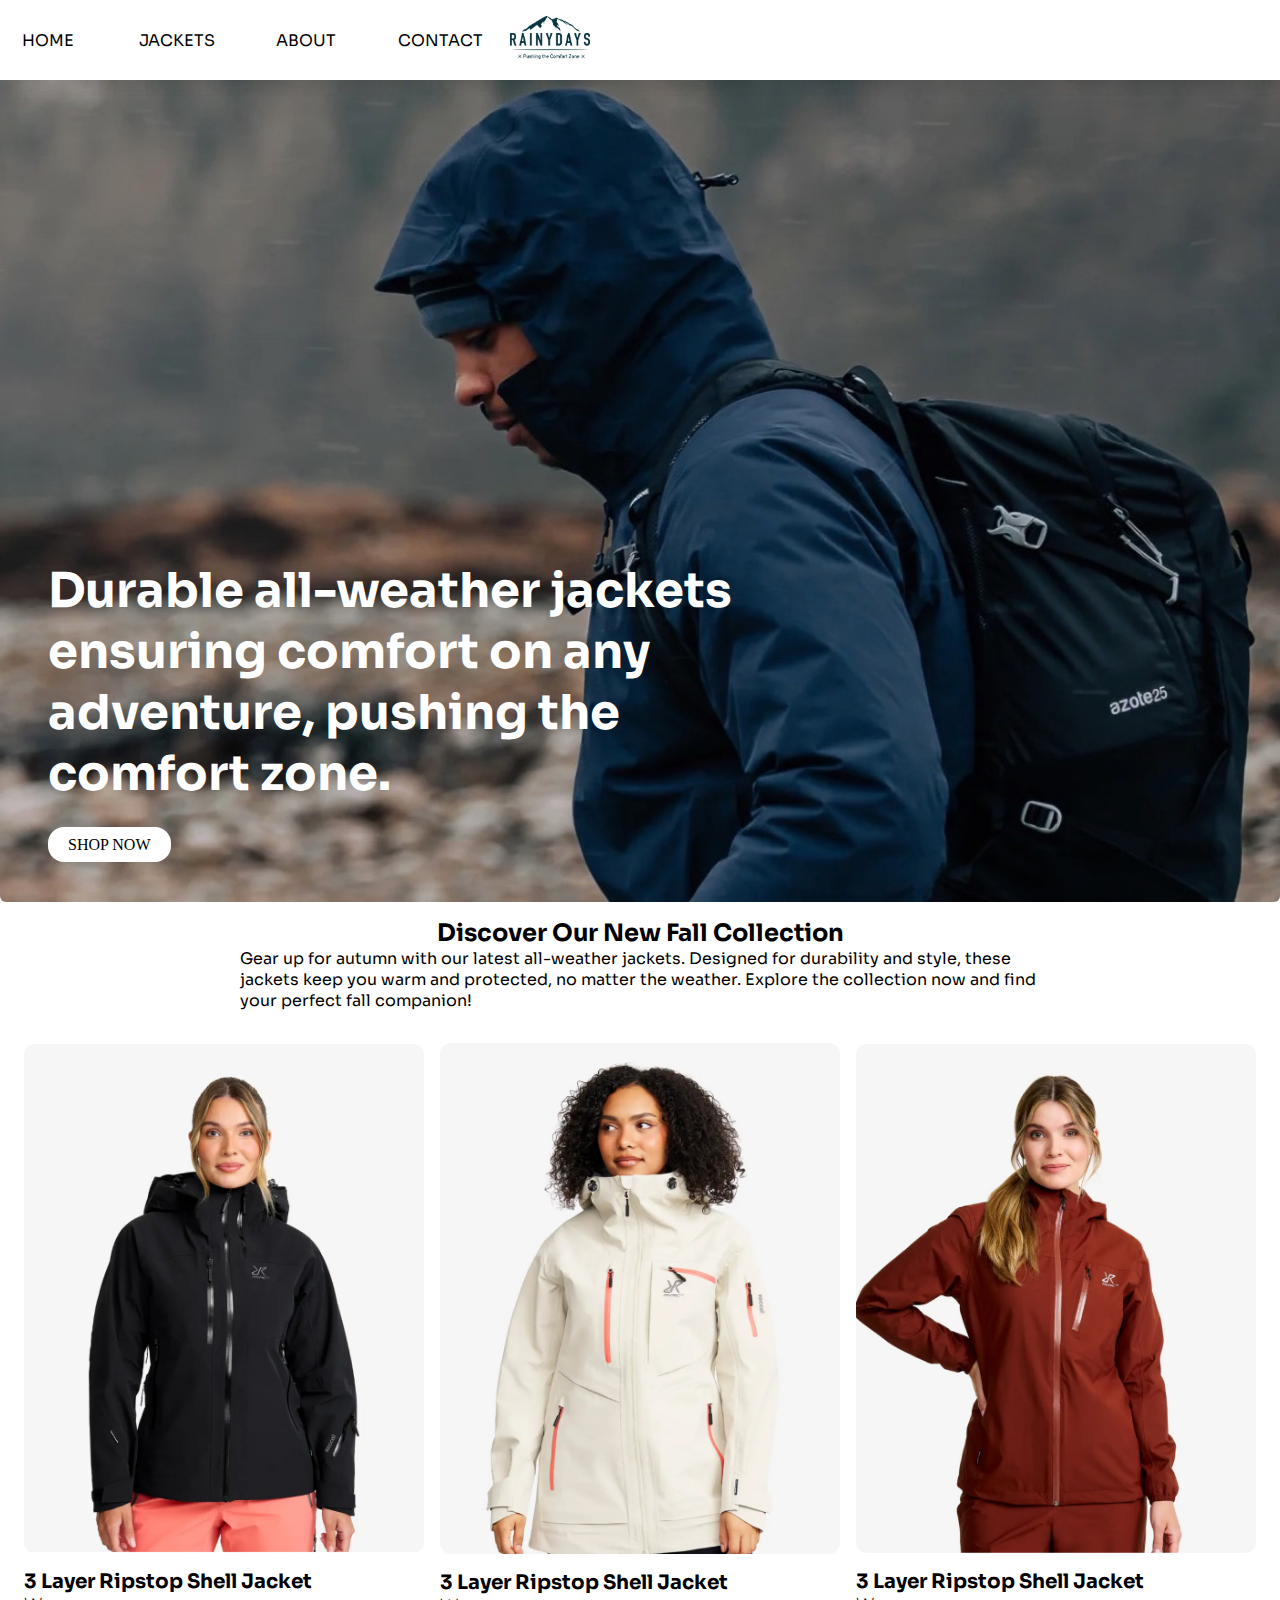
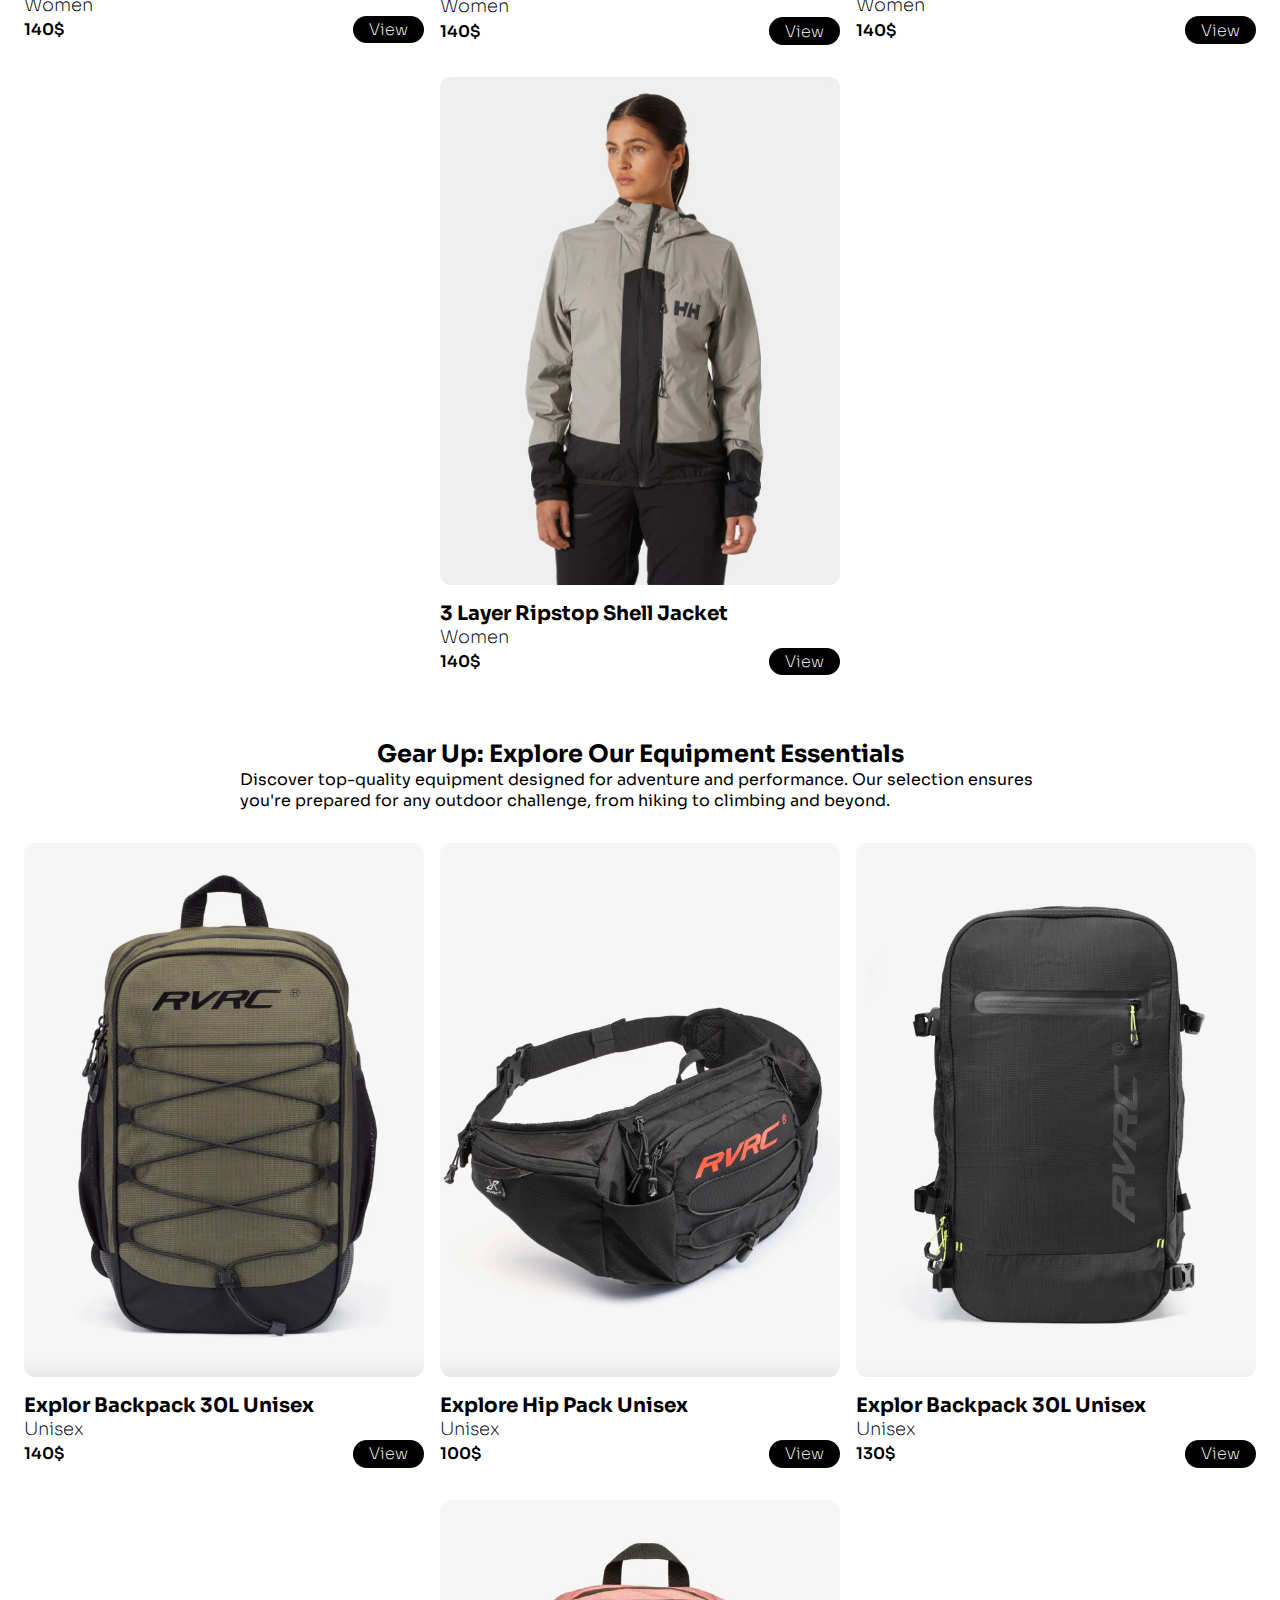
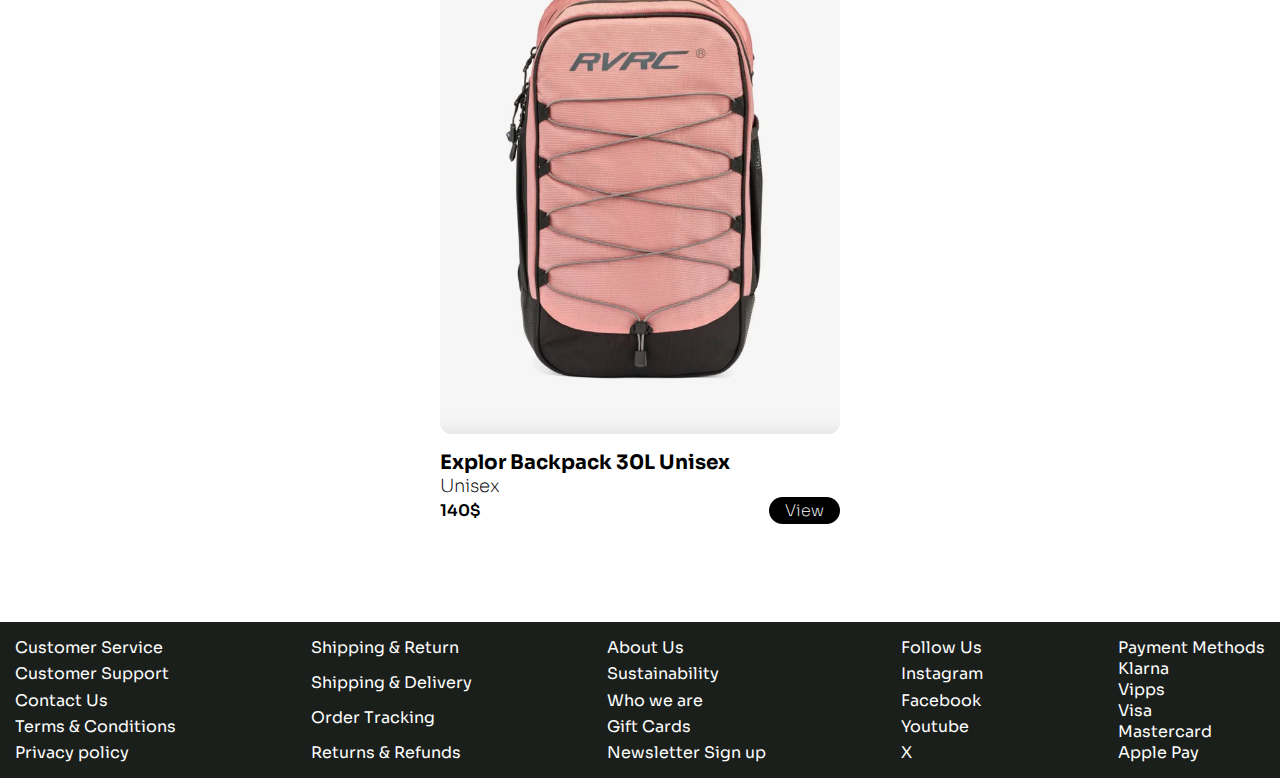
<file: index.html>
<!DOCTYPE html>
<html lang="en">
  <head>
    <meta charset="UTF-8" />
    <meta name="viewport" content="width=device-width, initial-scale=1.0" />
    <meta
      name="description"
      content="Durable all-weather jackets 
ensuring comfort on any adventure, 
pushing the comfort zone."
    />
    <title>Rainy Days | Home</title>
    <link rel="stylesheet" href="style.css" />
    <link
      href="https://fonts.googleapis.com/css?family=Sora:100,200,300,regular,500,600,700,800"
      rel="stylesheet"
    />
    <link
      rel="stylesheet"
      href="https://cdnjs.cloudflare.com/ajax/libs/font-awesome/6.6.0/css/all.css"
      integrity="sha512-8BU3emz11z9iF75b10oPjjpamM4Mz23yQFQymbtwyPN3mNWHxpgeqyrYnkIUP6A8KyAj5k2p3MiYLtYqew7gIw=="
      crossorigin="anonymous"
    />
  </head>

  <body>
    <header>
      <header>
        <input type="checkbox" id="check" />
        <div class="nav-links">
          <li role="home">
            <a href="index.html" class="nav-item" tabindex="2">Home</a>
          </li>
          <li role="jackets" id="jacket-links">
            <a href="jackets.html" class="nav-item nav-item-link" tabindex="3"
              >Jackets</a
            >
            <div class="jacket-categories-main">
              <div class="jacket-categories-sub">
                <ul>
                  <li><a href="jackets.html" tabindex=" 4">Men's</a></li>
                  <li><a href="jackets.html" tabindex=" 5">Women's</a></li>
                  <li><a href="jackets.html" tabindex=" 6">Kids</a></li>
                </ul>
              </div>
            </div>
          </li>
          <details class="jacket-links-mobile">
            <summary class="jacket-summary">Jackets</summary>
            <a href="/jackets.html" class="c-summary-btn"> Men's</a>
            <a href="/jackets.html" class="c-summary-btn"> Women's</a>
            <a href="/jackets.html" class="c-summary-btn"> Kids</a>
          </details>
          <li role=" aboutus">
            <a href="about.html" class="nav-item" tabindex="7">About</a>
          </li>
          <li role="contact">
            <a href="contact.html" class="nav-item" tabindex="8">Contact</a>
          </li>
          <label for="check" class="c-close-menu">
            <i class="fa-solid fa-x"></i>
          </label>
        </div>

        <nav class="desktop-nav">
          <div class="logo-div">
            <a tabindex="1" role="logo" href="index.html" class="logo"
              ><img src="img/RainyDays_Logo.jpg" alt="logo"
            /></a>
          </div>

          <div class="nav-icons">
            <i class="fa-solid fa-magnifying-glass"></i>
            <a href="/checkout.html" class="nav-login"
              ><i class="fa-solid fa-user"></i
            ></a>
            <i class="fa-solid fa-cart-shopping"></i>
            <a href="/checkout.html" class="nav-login"
              ><i class="fa-solid fa-user"></i
            ></a>
          </div>

          <label for="check" class="c-open-menu">
            <i class="fa-solid fa-bars"></i>
          </label>
        </nav>
      </header>
    </header>
    <main>
      <section>
        <div class="home-img">
          <h1 class="title-text">
            Durable all-weather jackets ensuring comfort on any adventure,
            pushing the comfort zone.
          </h1>
          <div class="shop-now-btn">
            <a href="jackets.html" class="cta">Shop Now</a>
          </div>
        </div>
      </section>

      <section class="new-fall-collction-header">
        <div class="new-fall-collection-text">
          <h2>Discover Our New Fall Collection</h2>
        </div>

        <div class="new-fall-collection-p">
          <p>
            Gear up for autumn with our latest all-weather jackets. Designed for
            durability and style, these jackets keep you warm and protected, no
            matter the weather. Explore the collection now and find your perfect
            fall companion!
          </p>
        </div>
      </section>

      <section class="new-fall-collection-items">
        <div class="item-container">
          <div class="img-container">
            <img
              src="img/image 28.jpg"
              alt="Womens black rain jacket"
              class="image"
            />
          </div>

          <div class="text-container">
            <div class="jacket-name">3 Layer Ripstop Shell Jacket</div>
            <div class="jacket-gender">Women</div>
            <div class="c-btn-container">
              <div class="jacket-price">140$</div>
              <a href="jacket-specific.html">View</a>
            </div>
          </div>
        </div>

        <div class="item-container">
          <div class="img-container">
            <img
              src="img/image 34.jpg"
              alt="Womens white rain jacket"
              class="image"
            />
          </div>

          <div class="text-container">
            <div class="jacket-name">3 Layer Ripstop Shell Jacket</div>
            <div class="jacket-gender">Women</div>
            <div class="c-btn-container">
              <div class="jacket-price">140$</div>
              <a href="jacket-specific.html">View</a>
            </div>
          </div>
        </div>

        <div class="item-container">
          <div class="img-container">
            <img
              src="img/image 30.jpg"
              alt="Womens burgundy rain jacket"
              class="image"
            />
          </div>

          <div class="text-container">
            <div class="jacket-name">3 Layer Ripstop Shell Jacket</div>
            <div class="jacket-gender">Women</div>
            <div class="c-btn-container">
              <div class="jacket-price">140$</div>
              <a href="jacket-specific.html">View</a>
            </div>
          </div>
        </div>

        <div class="item-container">
          <div class="img-container">
            <img
              src="img/image-1.jpg"
              alt="Womens beige rain jacket"
              class="image"
            />
          </div>

          <div class="text-container">
            <div class="jacket-name">3 Layer Ripstop Shell Jacket</div>
            <div class="jacket-gender">Women</div>
            <div class="c-btn-container">
              <div class="jacket-price">140$</div>
              <a href="jacket-specific.html">View</a>
            </div>
          </div>
        </div>
      </section>

      <section class="new-fall-collction-header">
        <div class="new-fall-collection-text">
          <h2>Gear Up: Explore Our Equipment Essentials</h2>
        </div>

        <div class="new-fall-collection-p">
          <p>
            Discover top-quality equipment designed for adventure and
            performance. Our selection ensures you're prepared for any outdoor
            challenge, from hiking to climbing and beyond.
          </p>
        </div>
      </section>

      <section class="equipment-essentials-items">
        <div class="item-container">
          <div class="img-container">
            <img
              src="img/homepg-Green-Explor-Backpack30L .jpg"
              alt="green 30L backpack"
              class="image"
            />
          </div>

          <div class="text-container">
            <div class="jacket-name">Explor Backpack 30L Unisex</div>
            <div class="jacket-gender">Unisex</div>
            <div class="c-btn-container">
              <div class="jacket-price">140$</div>
              <a href="jacket-specific.html">View</a>
            </div>
          </div>
        </div>

        <div class="item-container">
          <div class="img-container">
            <img
              src="img/homepg-Explor-HipPack .jpg"
              alt="black hip-pack"
              class="image"
            />
          </div>

          <div class="text-container">
            <div class="jacket-name">Explore Hip Pack Unisex</div>
            <div class="jacket-gender">Unisex</div>
            <div class="c-btn-container">
              <div class="jacket-price">100$</div>
              <a href="jacket-specific.html">View</a>
            </div>
          </div>
        </div>

        <div class="item-container">
          <div class="img-container">
            <img
              src="img/homepg-Black-Explor-Backpack15L .jpg"
              alt="black 15L backpack"
              class="image"
            />
          </div>

          <div class="text-container">
            <div class="jacket-name">Explor Backpack 30L Unisex</div>
            <div class="jacket-gender">Unisex</div>
            <div class="c-btn-container">
              <div class="jacket-price">130$</div>
              <a href="jacket-specific.html">View</a>
            </div>
          </div>
        </div>

        <div class="item-container">
          <div class="img-container">
            <img
              src="img/homepg-Pink-Explor-Backpack30L .jpg"
              alt="pink 30L backpack"
              class="image"
            />
          </div>

          <div class="text-container">
            <div class="jacket-name">Explor Backpack 30L Unisex</div>
            <div class="jacket-gender">Unisex</div>
            <div class="c-btn-container">
              <div class="jacket-price">140$</div>
              <a href="jacket-specific.html">View</a>
            </div>
          </div>
        </div>
      </section>
    </main>

    <footer>
      <div class="footer-customer-service">
        <div>Customer Service</div>
        <a href="contact.html">Customer Support</a>
        <a href="contact.html">Contact Us</a>
        <a href="contact.html">Terms & Conditions</a>
        <a href="contact.html">Privacy policy</a>
      </div>
      <div class="footer-shipping">
        <div>Shipping & Return</div>
        <a href="contact.html">Shipping & Delivery</a>
        <a href="contact.html">Order Tracking</a>
        <a href="contact.html">Returns & Refunds</a>
      </div>
      <div class="footer-about">
        <div>About Us</div>
        <a href="contact.html">Sustainability</a>
        <a href="contact.html">Who we are</a>
        <a href="contact.html">Gift Cards</a>
        <a href="contact.html">Newsletter Sign up</a>
      </div>
      <div class="footer-follow">
        <div>Follow Us</div>
        <a href="#">Instagram</a>
        <a href="#">Facebook</a>
        <a href="#">Youtube</a>
        <a href="#">X</a>
      </div>
      <div class="footer-payment">
        <div>Payment Methods</div>
        <a href="#">Klarna</a>
        <a href="#">Vipps</a>
        <a href="#">Visa</a>
        <a href="#">Mastercard</a>
        <a href="#">Apple Pay</a>
      </div>
    </footer>
  </body>
</html>
</file>
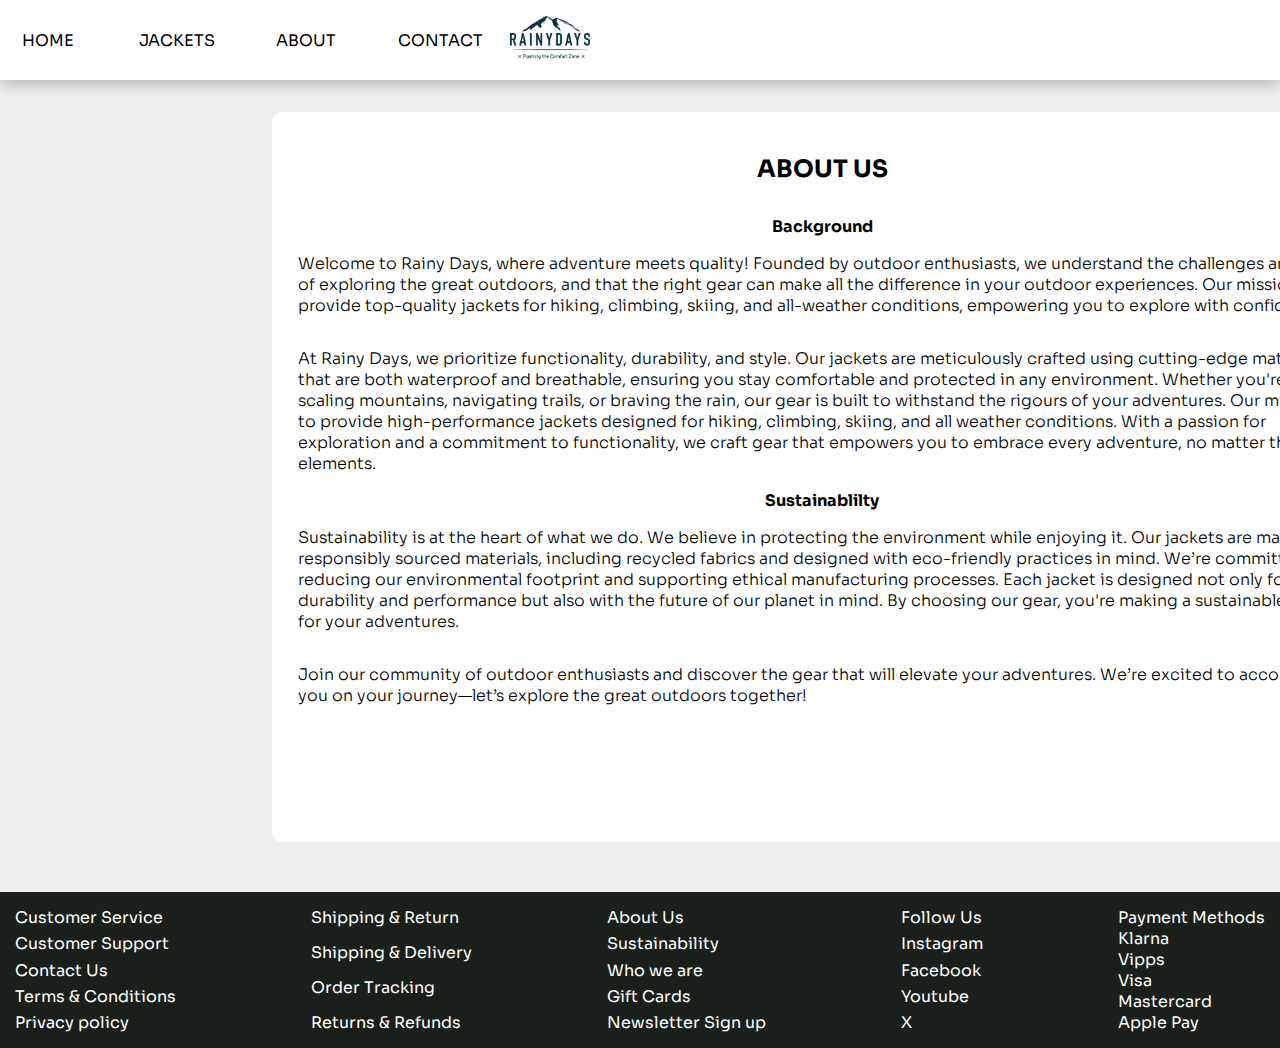
<file: about.html>
<!DOCTYPE html>
<html lang="en">
  <head>
    <meta charset="UTF-8" />
    <meta name="viewport" content="width=device-width, initial-scale=1.0" />
    <meta
      name="description"
      content="Welcome to Rainy Days, where adventure meets quality.Our mission is
                to provide top-quality jackets for hiking, climbing, skiing, and
                all-weather conditions, empowering you to explore with
                confidence."
    />
    <title>Rainy Days | About Us</title>
    <link rel="stylesheet" href="style.css" />
    <link
      href="https://fonts.googleapis.com/css?family=Sora:100,200,300,regular,500,600,700,800"
      rel="stylesheet"
    />
    <link
      rel="stylesheet"
      href="https://cdnjs.cloudflare.com/ajax/libs/font-awesome/6.6.0/css/all.css"
      integrity="sha512-8BU3emz11z9iF75b10oPjjpamM4Mz23yQFQymbtwyPN3mNWHxpgeqyrYnkIUP6A8KyAj5k2p3MiYLtYqew7gIw=="
      crossorigin="anonymous"
    />
  </head>


 <body>
  <header>
    <header>
      <input type="checkbox" id="check" />
      <div class="nav-links">
        <li role="home">
          <a href="index.html" class="nav-item" tabindex="2">Home</a>
        </li>
        <li role="jackets" id="jacket-links">
          <a href="jackets.html" class="nav-item nav-item-link" tabindex="3"
            >Jackets</a
          >
          <div class="jacket-categories-main">
            <div class="jacket-categories-sub">
              <ul>
                <li><a href="jackets.html" tabindex=" 4">Men's</a></li>
                <li><a href="jackets.html" tabindex=" 5">Women's</a></li>
                <li><a href="jackets.html" tabindex=" 6">Kids</a></li>
              </ul>
            </div>
          </div>
        </li>
        <details class="jacket-links-mobile">
          <summary class="jacket-summary">Jackets</summary>
          <a href="/jackets.html" class="c-summary-btn"> Men's</a>
          <a href="/jackets.html" class="c-summary-btn"> Women's</a>
          <a href="/jackets.html" class="c-summary-btn"> Kids</a>
        </details>
        <li role=" aboutus">
          <a href="about.html" class="nav-item" tabindex="7">About</a>
        </li>
        <li role="contact">
          <a href="contact.html" class="nav-item" tabindex="8">Contact</a>
        </li>
        <label for="check" class="c-close-menu">
          <i class="fa-solid fa-x"></i>
        </label>
      </div>

      <nav class="desktop-nav">
        <div class="logo-div">
          <a tabindex="1" role="logo" href="index.html" class="logo"
            ><img src="img/RainyDays_Logo.jpg" alt="logo"
          /></a>
        </div>

        <div class="nav-icons">
          <i class="fa-solid fa-magnifying-glass"></i>
          <a href="/checkout.html" class="nav-login"
            ><i class="fa-solid fa-user"></i
          ></a>
          <i class="fa-solid fa-cart-shopping"></i>
        </div>

        <label for="check" class="c-open-menu">
          <i class="fa-solid fa-bars"></i>
        </label>
      </nav>
    </header>
   </header>

   <body class="body-color">
    <header>
      <header>
        <input type="checkbox" id="check" />
        <div class="nav-links">
          <li role="home">
            <a href="jackets.html" class="nav-item" tabindex="2">Home</a>
          </li>
          <li role="jackets" id="jacket-links">
            <a href="jackets.html" class="nav-item nav-item-link" tabindex="3"
              >Jackets</a
            >
            <div class="jacket-categories-main">
              <div class="jacket-categories-sub">
                <ul>
                  <li><a href="jackets.html" tabindex=" 4">Men's</a></li>
                  <li><a href="jackets.html" tabindex=" 5">Women's</a></li>
                  <li><a href="jackets.html" tabindex=" 6">Kids</a></li>
                </ul>
              </div>
            </div>
          </li>
          <details class="jacket-links-mobile">
            <summary class="jacket-summary">Jackets</summary>
            <a href="/jackets.html" class="c-summary-btn"> Men's</a>
            <a href="/jackets.html" class="c-summary-btn"> Women's</a>
            <a href="/jackets.html" class="c-summary-btn"> Kids</a>
          </details>
          <li role=" aboutus">
            <a href="about.html" class="nav-item" tabindex="7">About</a>
          </li>
          <li role="contact">
            <a href="contact.html" class="nav-item" tabindex="8">Contact</a>
          </li>
          <label for="check" class="c-close-menu">
            <i class="fa-solid fa-x"></i>
          </label>
        </div>

        <nav class="desktop-nav">
          <div class="logo-div">
            <a tabindex="1" role="logo" href="index.html" class="logo"
              ><img src="img/RainyDays_Logo.jpg" alt="logo"
            /></a>
          </div>

          <div class="nav-icons">
            <i class="fa-solid fa-magnifying-glass"></i>
            <a href="/checkout.html" class="nav-login"
              ><i class="fa-solid fa-user"></i
            ></a>
            <i class="fa-solid fa-cart-shopping"></i>
          </div>

          <label for="check" class="c-open-menu">
            <i class="fa-solid fa-bars"></i>
          </label>
        </nav>
      </header>
    </header>

    <main>
      <section class="contact-box-1-container">
        <section class="contact-box">
          <div class="contact-about-box-headings">
            <h3>About Us</h3>
          </div>

          <div class="contact-about-sub-head">
            <h4>Background</h4>
            <div class="contact-about-text">
              <p>
                Welcome to Rainy Days, where adventure meets quality! Founded by
                outdoor enthusiasts, we understand the challenges and joys of
                exploring the great outdoors, and that the right gear can make
                all the difference in your outdoor experiences. Our mission is
                to provide top-quality jackets for hiking, climbing, skiing, and
                all-weather conditions, empowering you to explore with
                confidence.
              </p>
            </div>
          </div>

          <div class="contact-about-text">
            <p>
              At Rainy Days, we prioritize functionality, durability, and style.
              Our jackets are meticulously crafted using cutting-edge materials
              that are both waterproof and breathable, ensuring you stay
              comfortable and protected in any environment. Whether you're
              scaling mountains, navigating trails, or braving the rain, our
              gear is built to withstand the rigours of your adventures. Our
              mission is to provide high-performance jackets designed for
              hiking, climbing, skiing, and all weather conditions. With a
              passion for exploration and a commitment to functionality, we
              craft gear that empowers you to embrace every adventure, no matter
              the elements.
            </p>
          </div>

          <div class="contact-about-sub-head">
            <h4>Sustainablilty</h4>
          </div>

          <div class="contact-about-text">
            <p>
              Sustainability is at the heart of what we do. We believe in
              protecting the environment while enjoying it. Our jackets are made
              from responsibly sourced materials, including recycled fabrics and
              designed with eco-friendly practices in mind. We’re committed to
              reducing our environmental footprint and supporting ethical
              manufacturing processes. Each jacket is designed not only for
              durability and performance but also with the future of our planet
              in mind. By choosing our gear, you're making a sustainable choice
              for your adventures.
            </p>
          </div>

          <div class="contact-about-text">
            <p>
              Join our community of outdoor enthusiasts and discover the gear
              that will elevate your adventures. We’re excited to accompany you
              on your journey—let’s explore the great outdoors together!
            </p>
          </div>
        </section>
      </section>
    </main>

    <footer>
      <div class="footer-customer-service">
        <div>Customer Service</div>
        <a href="contact.html">Customer Support</a>
        <a href="contact.html">Contact Us</a>
        <a href="contact.html">Terms & Conditions</a>
        <a href="contact.html">Privacy policy</a>
      </div>
      <div class="footer-shipping">
        <div>Shipping & Return</div>
        <a href="contact.html">Shipping & Delivery</a>
        <a href="contact.html">Order Tracking</a>
        <a href="contact.html">Returns & Refunds</a>
      </div>
      <div class="footer-about">
        <div>About Us</div>
        <a href="contact.html">Sustainability</a>
        <a href="contact.html">Who we are</a>
        <a href="contact.html">Gift Cards</a>
        <a href="contact.html">Newsletter Sign up</a>
      </div>
      <div class="footer-follow">
        <div>Follow Us</div>
        <a href="#">Instagram</a>
        <a href="#">Facebook</a>
        <a href="#">Youtube</a>
        <a href="#">X</a>
      </div>
      <div class="footer-payment">
        <div>Payment Methods</div>
        <a href="#">Klarna</a>
        <a href="#">Vipps</a>
        <a href="#">Visa</a>
        <a href="#">Mastercard</a>
        <a href="#">Apple Pay</a>
      </div>
    </footer>
  </body>
</html>
</file>
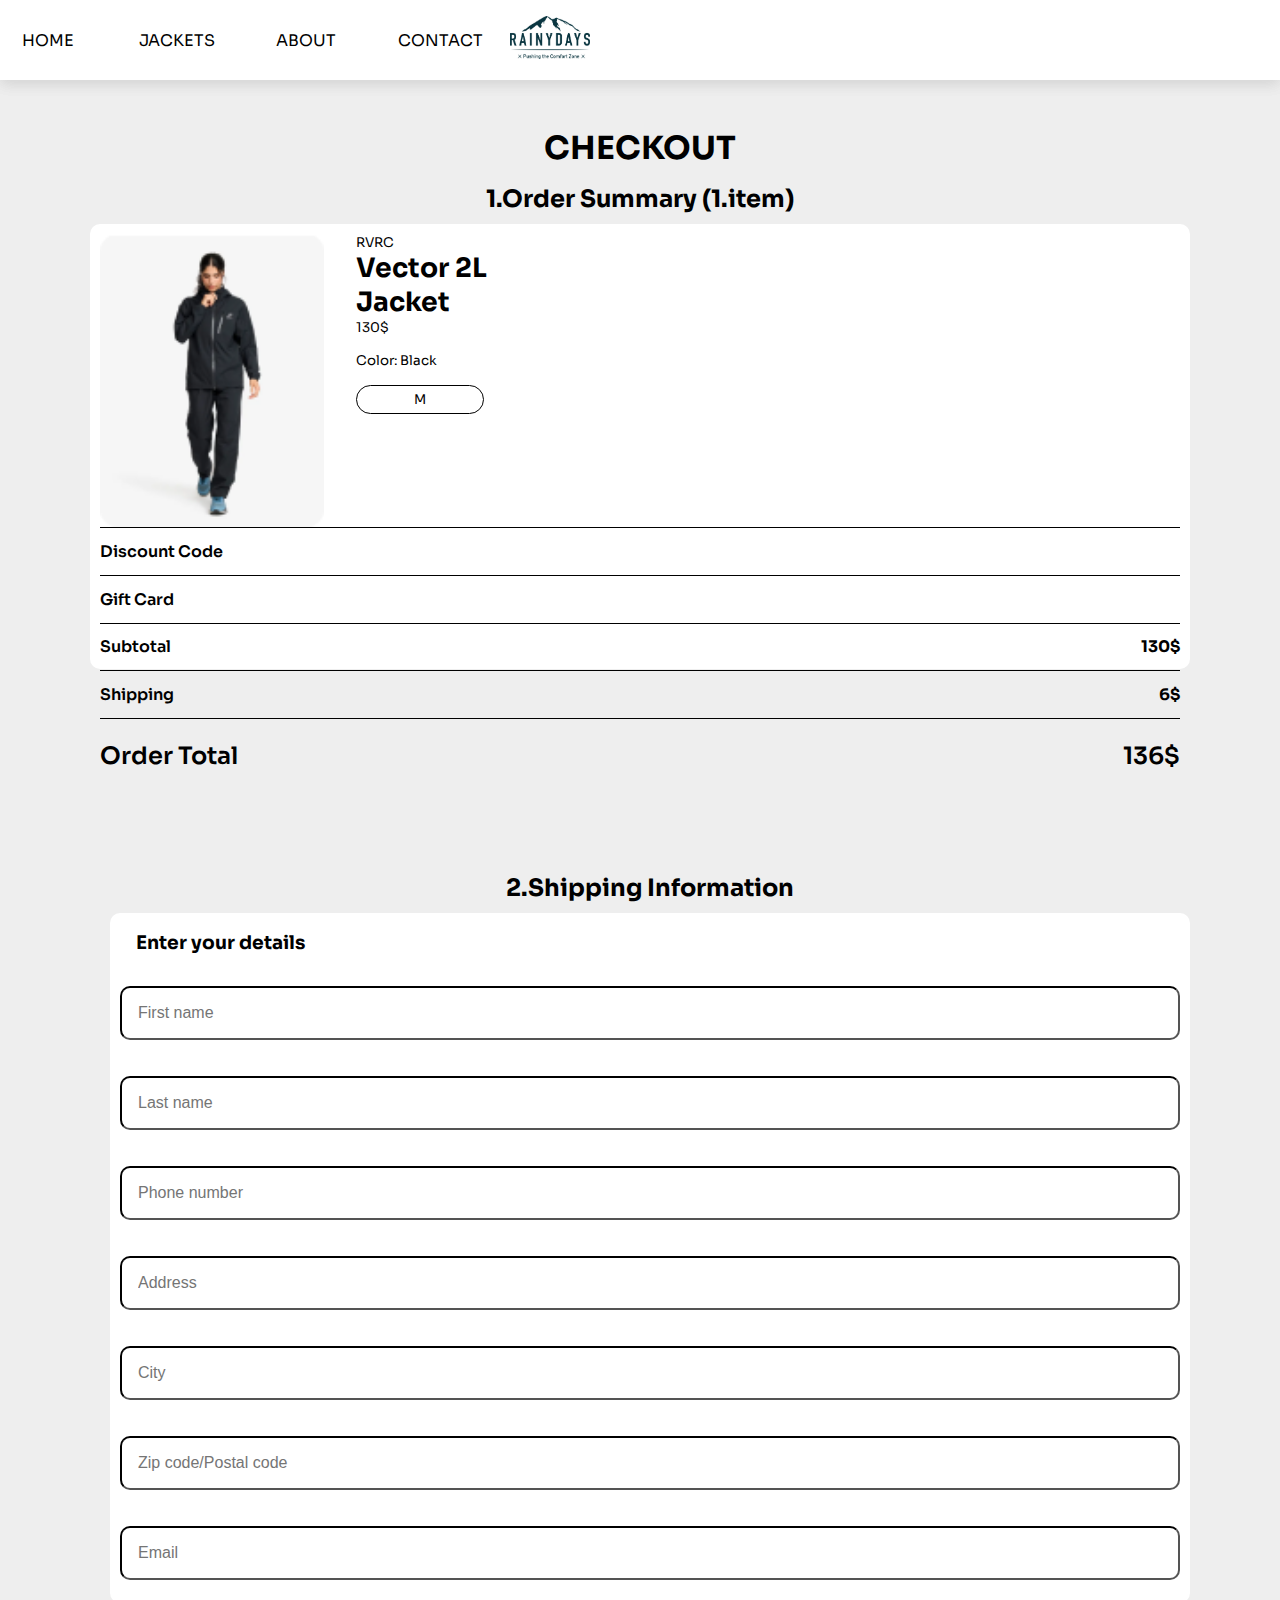
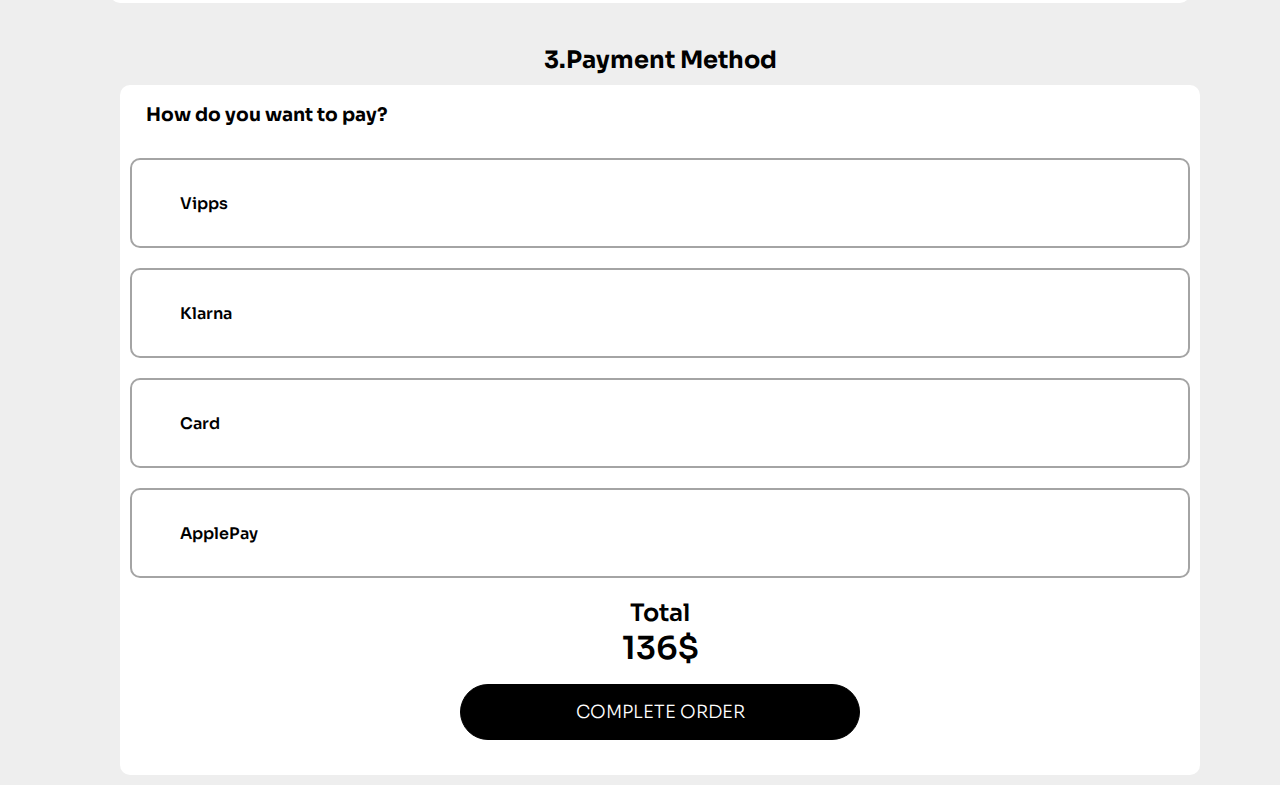
<file: checkout.html>
<!DOCTYPE html>
<html lang="en">
  <head>
    <meta charset="UTF-8" />
    <meta name="viewport" content="width=device-width, initial-scale=1.0" />
    <meta
      name="description"
      content="Checkout page"
    />
    <title>Rainy Days | Checkout</title>
    <link rel="stylesheet" href="style.css" />
    <link
      href="https://fonts.googleapis.com/css?family=Sora:100,200,300,regular,500,600,700,800"
      rel="stylesheet"
    />
    <link
      rel="stylesheet"
      href="https://cdnjs.cloudflare.com/ajax/libs/font-awesome/6.6.0/css/all.css"
      integrity="sha512-8BU3emz11z9iF75b10oPjjpamM4Mz23yQFQymbtwyPN3mNWHxpgeqyrYnkIUP6A8KyAj5k2p3MiYLtYqew7gIw=="
      crossorigin="anonymous"
    />
  </head>
</html>

<body class="body-color">
  <header>
    <header>
      <input type="checkbox" id="check" />
      <div class="nav-links">
        <li role="home">
          <a href="index.html" class="nav-item" tabindex="2">Home</a>
        </li>
        <li role="jackets" id="jacket-links">
          <a href="jackets.html" class="nav-item nav-item-link" tabindex="3"
            >Jackets</a
          >
          <div class="jacket-categories-main">
            <div class="jacket-categories-sub">
              <ul>
                <li><a href="jackets.html" tabindex=" 4">Men's</a></li>
                <li><a href="jackets.html" tabindex=" 5">Women's</a></li>
                <li><a href="jackets.html" tabindex=" 6">Kids</a></li>
              </ul>
            </div>
          </div>
        </li>
        <details class="jacket-links-mobile">
          <summary class="jacket-summary">Jackets</summary>
          <a href="/jackets.html" class="c-summary-btn"> Men's</a>
          <a href="/jackets.html" class="c-summary-btn"> Women's</a>
          <a href="/jackets.html" class="c-summary-btn"> Kids</a>
        </details>
        <li role=" aboutus">
          <a href="about.html" class="nav-item" tabindex="7">About</a>
        </li>
        <li role="contact">
          <a href="contact.html" class="nav-item" tabindex="8">Contact</a>
        </li>
        <label for="check" class="c-close-menu">
          <i class="fa-solid fa-x"></i>
        </label>
      </div>

      <nav class="desktop-nav">
        <div class="logo-div">
          <a tabindex="1" role="logo" href="index.html" class="logo"
            ><img src="img/RainyDays_Logo.jpg" alt="logo"
          /></a>
        </div>

        <div class="nav-icons">
          <i class="fa-solid fa-magnifying-glass"></i>
          <a href="/checkout.html" class="nav-login"
            ><i class="fa-solid fa-user"></i
          ></a>
          <i class="fa-solid fa-cart-shopping"></i>
        </div>

        <label for="check" class="c-open-menu">
          <i class="fa-solid fa-bars"></i>
        </label>
      </nav>
    </header>
  </header>

  <main>
    <section class="checkout-box-1-container">
      <section>
        <div class="checkout-main-heading">
          <h1>Checkout</h1>
        </div>
      </section>

      <section>
        <div class="checkout-headings">
          <h2>1.Order Summary (1.item)</h2>
        </div>
      </section>

      <section class="box-1">
        <div class="box-1-section-1">
          <div class="small-img-checkout">
            <img src="img/image 55.png" alt="Womens" black rain jacket />

            <section class="jacket-specific-info-brand-check">
              <p>RVRC</p>
              <h1>Vector 2L Jacket</h1>

              <p>130$</p>

              <div class="jacket-color-checkout">
                <p>Color: Black</p>
              </div>

              <div class="jacket-specific-size-options">
                <div class="size-btn">M</div>
              </div>
            </section>
          </div>

          <section>
            <div class="checkout-box-1-lines">Discount Code</div>
          </section>

          <section>
            <div class="checkout-box-1-lines">Gift Card</div>
          </section>

          <section class="checkout-box-1-lines">
            <div>
              <div class="checkout-box-1-subtotal">Subtotal
                <div class="checkout-box-1-price-small">130$</div>
            </div>

          <section class="checkout-box-1-lines">
            <div>
              <div class="checkout-box-1-subtotal">Shipping
                <div class="checkout-box-1-price-small">6$</div>
            </div>

          <section class="checkout-box-1-lines">
              <div class="checkout-box-1-order-total-text">Order Total
                 <div class="checkout-box-1-order-total">136$</div>
              </div>
              
          </section>
        </div>
      </section>
    </section>

    
    <section class="checkout-box-2-container">
      <section>
        <div class="checkout-headings">
          <h2>2.Shipping Information</h2>
        </div>
      </section>

      <section class="box-2">
        <section>
         <div class="box-headings">
           <h3>Enter your details</h3>
         </div>
        </section>

        <section>
          <input type="text" id="firstname" placeholder="First name" autocomplete="off" required/>
          <input type="text" id="lastname" placeholder="Last name" autocomplete="off" required/>
          <input type="text" id="phonenumber" placeholder="Phone number"/>
          <input type="text" id="address" placeholder="Address"/>
          <input type="text" id="city" placeholder="City"/>
          <input type="text" id="zipcode/postalcode" placeholder="Zip code/Postal code"/>
          <input type="text" id="email" placeholder="Email"/>
        </section>
    </section>  
    

    <section class="checkout-box-4-container">
      <section>
        <div class="checkout-headings">
          <h2>3.Payment Method</h2>
        </div>
      </section>

      <section class="box-3">
        <section>
         <div class="box-headings">
           <h3>How do you want to pay?</h3>
         </div>
        </section>

        <div class="checkout-box-4-container">
          <div class="payment-method-container">
           <div>
            <p class="payment-method-info">
              Vipps
            </p>
           </div>
          </div>

           <div class="payment-method-container">
           <div>
            <p class="payment-method-info">
              Klarna
            </p>
           </div>
          </div>

           <div class="payment-method-container">
           <div>
            <p class="payment-method-info">
              Card
            </p>
           </div>
          </div>

           <div class="payment-method-container">
           <div>
            <p class="payment-method-info">
              ApplePay
            </p>
           </div>
          </div>

          <section class="checkout-total">
           <div>
            Total
           </div>
          </section>

          <section class="checkout-price">
           <div>
            136$
           </div>
          </section>


         <div class="btn-order-now">
           <a href="success.html" class="btn-order-now">COMPLETE ORDER</a>
         </div>
        </div>

        


  </main>

  
</body>
</file>
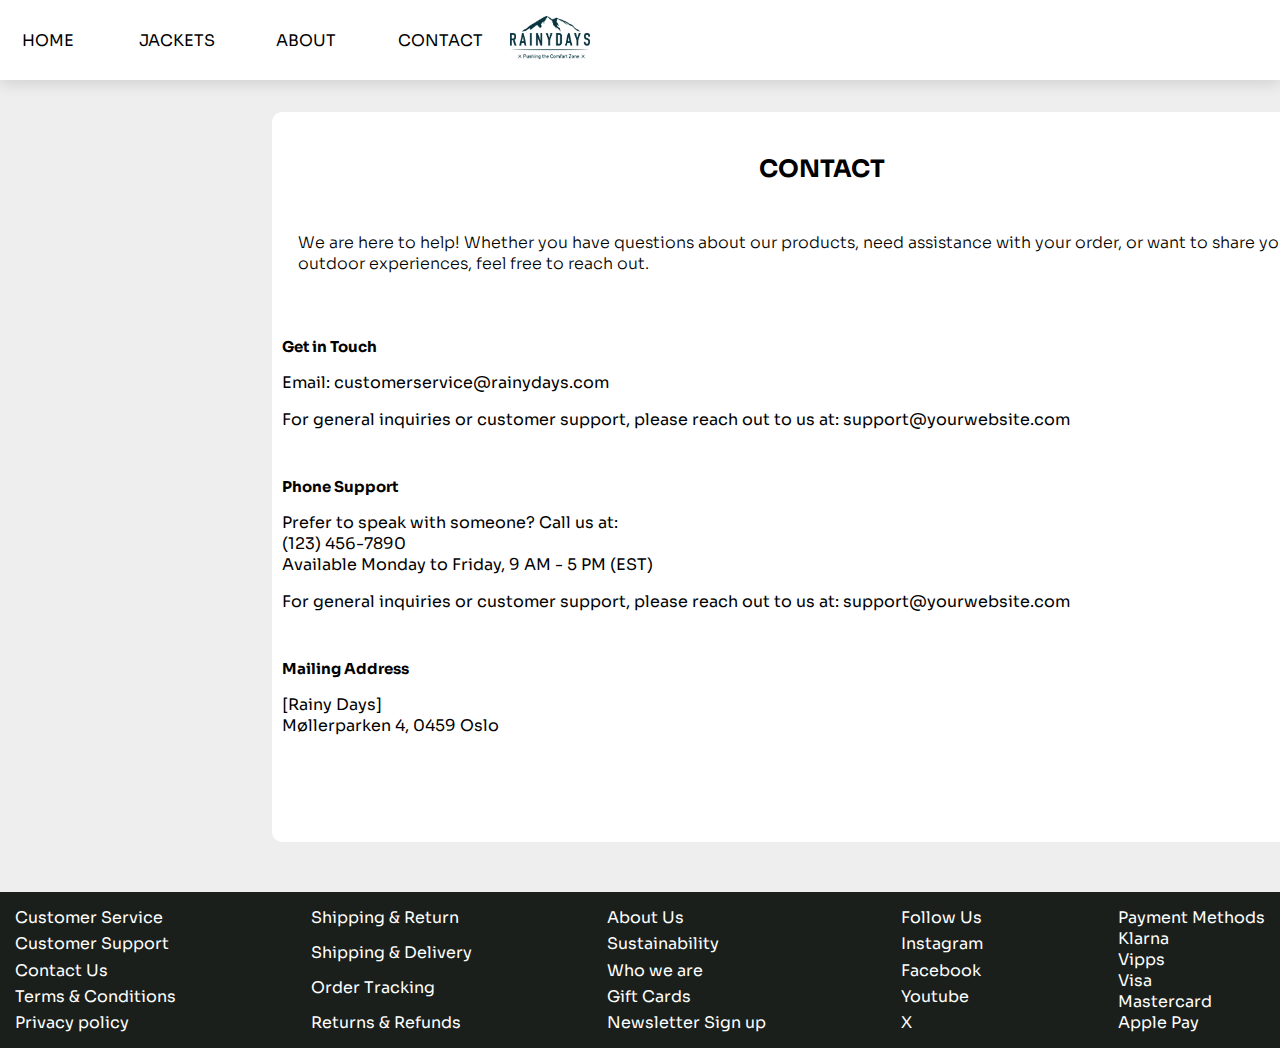
<file: contact.html>
<!DOCTYPE html>
<html lang="en">
  <head>
    <meta charset="UTF-8" />
    <meta name="viewport" content="width=device-width, initial-scale=1.0" />
    <meta
      name="description"
      content="We are here to help! Whether you have questions about our products, need assistance with your order, 
or want to share your outdoor experiences, feel free to reach out."
    />
    <title>Rainy Days | Contact</title>
    <link rel="stylesheet" href="style.css" />
    <link
      href="https://fonts.googleapis.com/css?family=Sora:100,200,300,regular,500,600,700,800"
      rel="stylesheet"
    />
    <link
      rel="stylesheet"
      href="https://cdnjs.cloudflare.com/ajax/libs/font-awesome/6.6.0/css/all.css"
      integrity="sha512-8BU3emz11z9iF75b10oPjjpamM4Mz23yQFQymbtwyPN3mNWHxpgeqyrYnkIUP6A8KyAj5k2p3MiYLtYqew7gIw=="
      crossorigin="anonymous"
    />
  </head>
</html>

<body class="body-color">
  <header>
    <header>
      <input type="checkbox" id="check" />
      <div class="nav-links">
        <li role="home">
          <a href="index.html" class="nav-item" tabindex="2">Home</a>
        </li>
        <li role="jackets" id="jacket-links">
          <a href="jackets.html" class="nav-item nav-item-link" tabindex="3"
            >Jackets</a
          >
          <div class="jacket-categories-main">
            <div class="jacket-categories-sub">
              <ul>
                <li><a href="jackets.html" tabindex=" 4">Men's</a></li>
                <li><a href="jackets.html" tabindex=" 5">Women's</a></li>
                <li><a href="jackets.html" tabindex=" 6">Kids</a></li>
              </ul>
            </div>
          </div>
        </li>
        <details class="jacket-links-mobile">
          <summary class="jacket-summary">Jackets</summary>
          <a href="/jackets.html" class="c-summary-btn"> Men's</a>
          <a href="/jackets.html" class="c-summary-btn"> Women's</a>
          <a href="/jackets.html" class="c-summary-btn"> Kids</a>
        </details>
        <li role=" aboutus">
          <a href="about.html" class="nav-item" tabindex="7">About</a>
        </li>
        <li role="contact">
          <a href="contact.html" class="nav-item" tabindex="8">Contact</a>
        </li>
        <label for="check" class="c-close-menu">
          <i class="fa-solid fa-x"></i>
        </label>
      </div>

      <nav class="desktop-nav">
        <div class="logo-div">
          <a tabindex="1" role="logo" href="index.html" class="logo"
            ><img src="img/RainyDays_Logo.jpg" alt="logo"
          /></a>
        </div>

        <div class="nav-icons">
          <i class="fa-solid fa-magnifying-glass"></i>
          <a href="/checkout.html" class="nav-login"
            ><i class="fa-solid fa-user"></i
          ></a>
          <i class="fa-solid fa-cart-shopping"></i>
        </div>

        <label for="check" class="c-open-menu">
          <i class="fa-solid fa-bars"></i>
        </label>
      </nav>
    </header>
  </header>

  <main>
    <section class="contact-box-1-container">
      <section class="contact-box">
        <div class="contact-about-box-headings">
          <h3>Contact</h3>
        </div>

        
           
      <div class="contact-about-text">
        <p>
          We are here to help! Whether you have questions about our products, need assistance with your order, 
or want to share your outdoor experiences, feel free to reach out.
        </p>
      </div>

      <div class="contact-sub-head">
        <div>
         <h5>Get in Touch</h5>
      </div>
       
      <div class="contact-info">
        <div>
         <p>
          Email: customerservice@rainydays.com
         </p>
        </div>

        <div class="contact-info">
         <p>
          For general inquiries or customer support, please reach out to us at:  support@yourwebsite.com
         </p>
        </div>
       </div>

      <div class="contact-sub-head">
        <div>
         <h5>Phone Support</h5>
      </div>
       
      <div class="contact-info">
        <div>
         <p>
          Prefer to speak with someone? Call us at:
         </p>

         <p>
        (123) 456-7890
         </p>

         <p>
          Available Monday to Friday, 9 AM - 5 PM (EST)
         </p>
        </div>

        <div class="contact-info">
         <p>
          For general inquiries or customer support, please reach out to us at:  support@yourwebsite.com
         </p>
        </div>
       </div>

        <div class="contact-sub-head">
        <div>
         <h5>Mailing Address</h5>
      </div>
       
      <div class="contact-info">
        <div>
         <p>
          [Rainy Days]
         </p>

         <p>
          Møllerparken 4, 0459 Oslo
         </p>
       </div>
  </main>

  <footer>
      <div class="footer-customer-service">
        <div>Customer Service</div>
        <a href="contact.html">Customer Support</a>
        <a href="contact.html">Contact Us</a>
        <a href="contact.html">Terms & Conditions</a>
        <a href="contact.html">Privacy policy</a>
      </div>
      <div class="footer-shipping">
        <div>Shipping & Return</div>
        <a href="contact.html">Shipping & Delivery</a>
        <a href="contact.html">Order Tracking</a>
        <a href="contact.html">Returns & Refunds</a>
      </div>
      <div class="footer-about">
        <div>About Us</div>
        <a href="contact.html">Sustainability</a>
        <a href="contact.html">Who we are</a>
        <a href="contact.html">Gift Cards</a>
        <a href="contact.html">Newsletter Sign up</a>
      </div>
      <div class="footer-follow">
        <div>Follow Us</div>
        <a href="#">Instagram</a>
        <a href="#">Facebook</a>
        <a href="#">Youtube</a>
        <a href="#">X</a>
      </div>
      <div class="footer-payment">
        <div>Payment Methods</div>
        <a href="#">Klarna</a>
        <a href="#">Vipps</a>
        <a href="#">Visa</a>
        <a href="#">Mastercard</a>
        <a href="#">Apple Pay</a>
      </div>
    </footer>
</body>
</file>
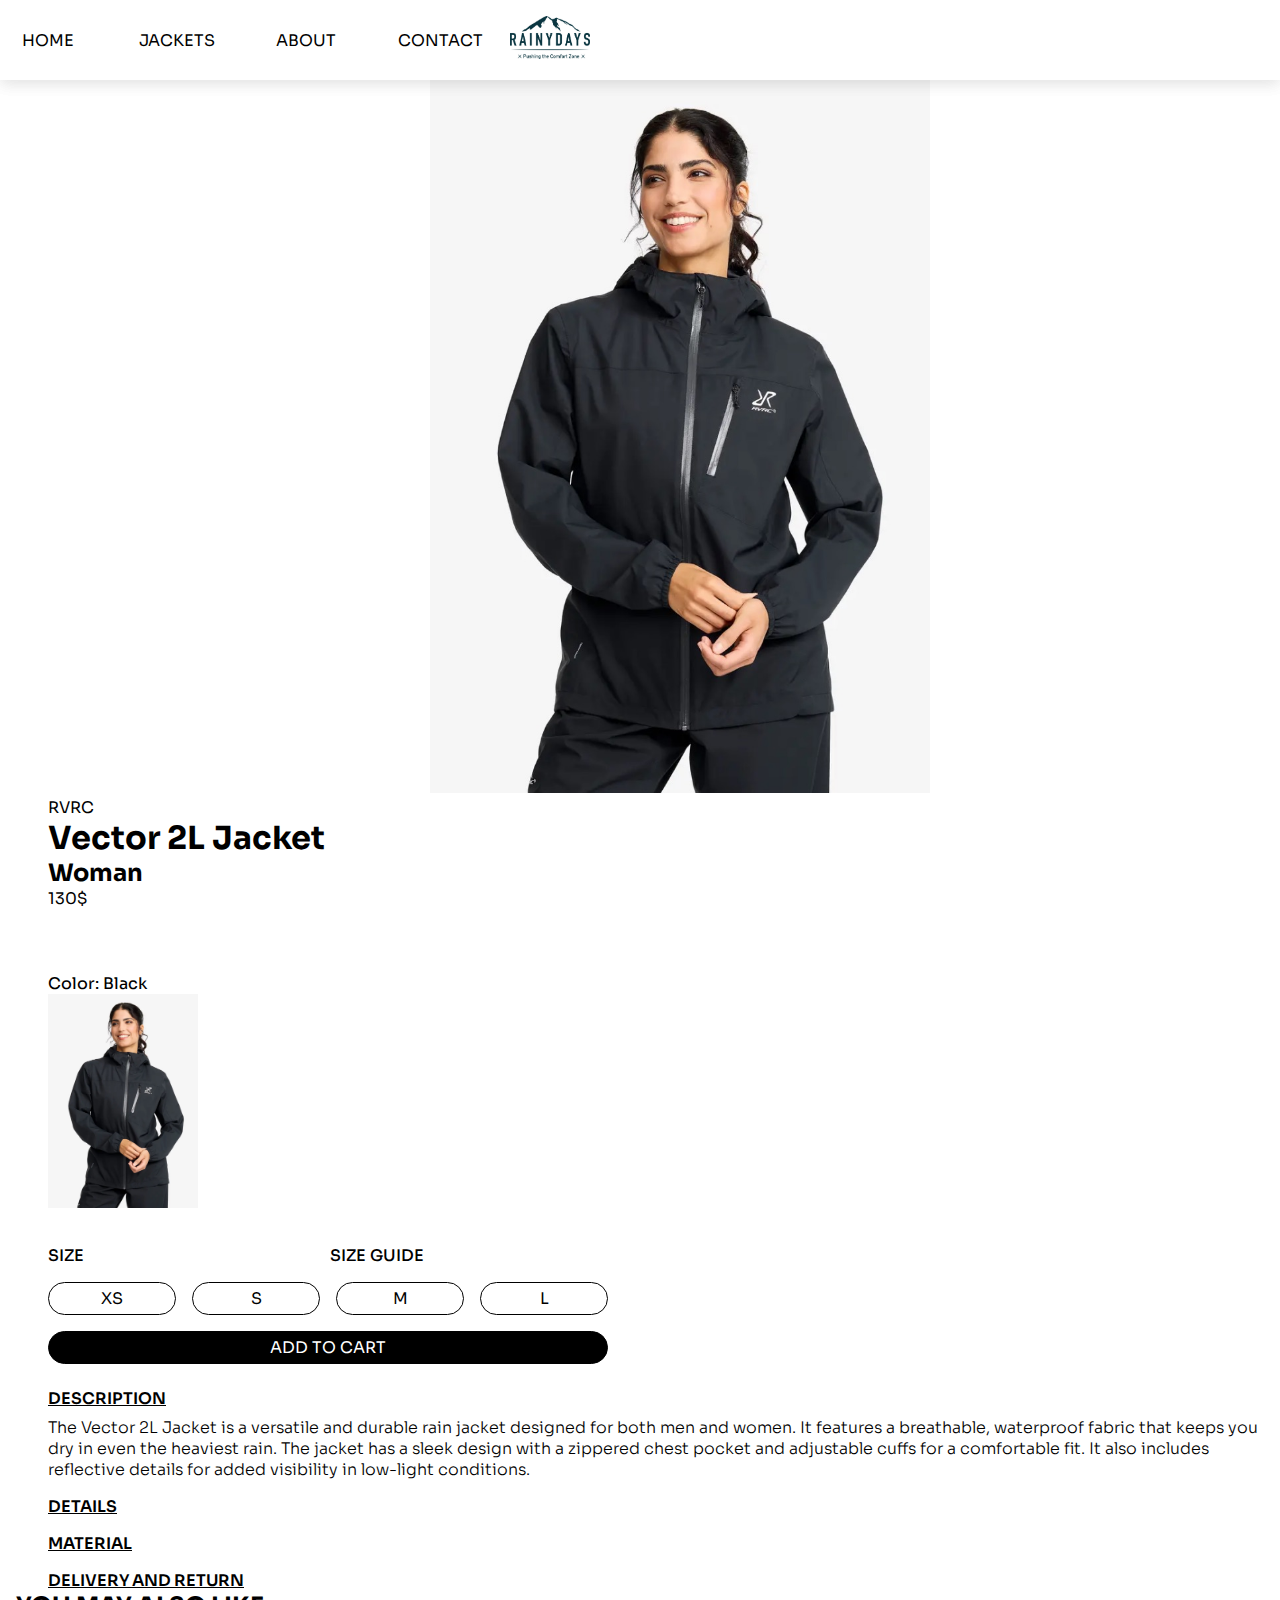
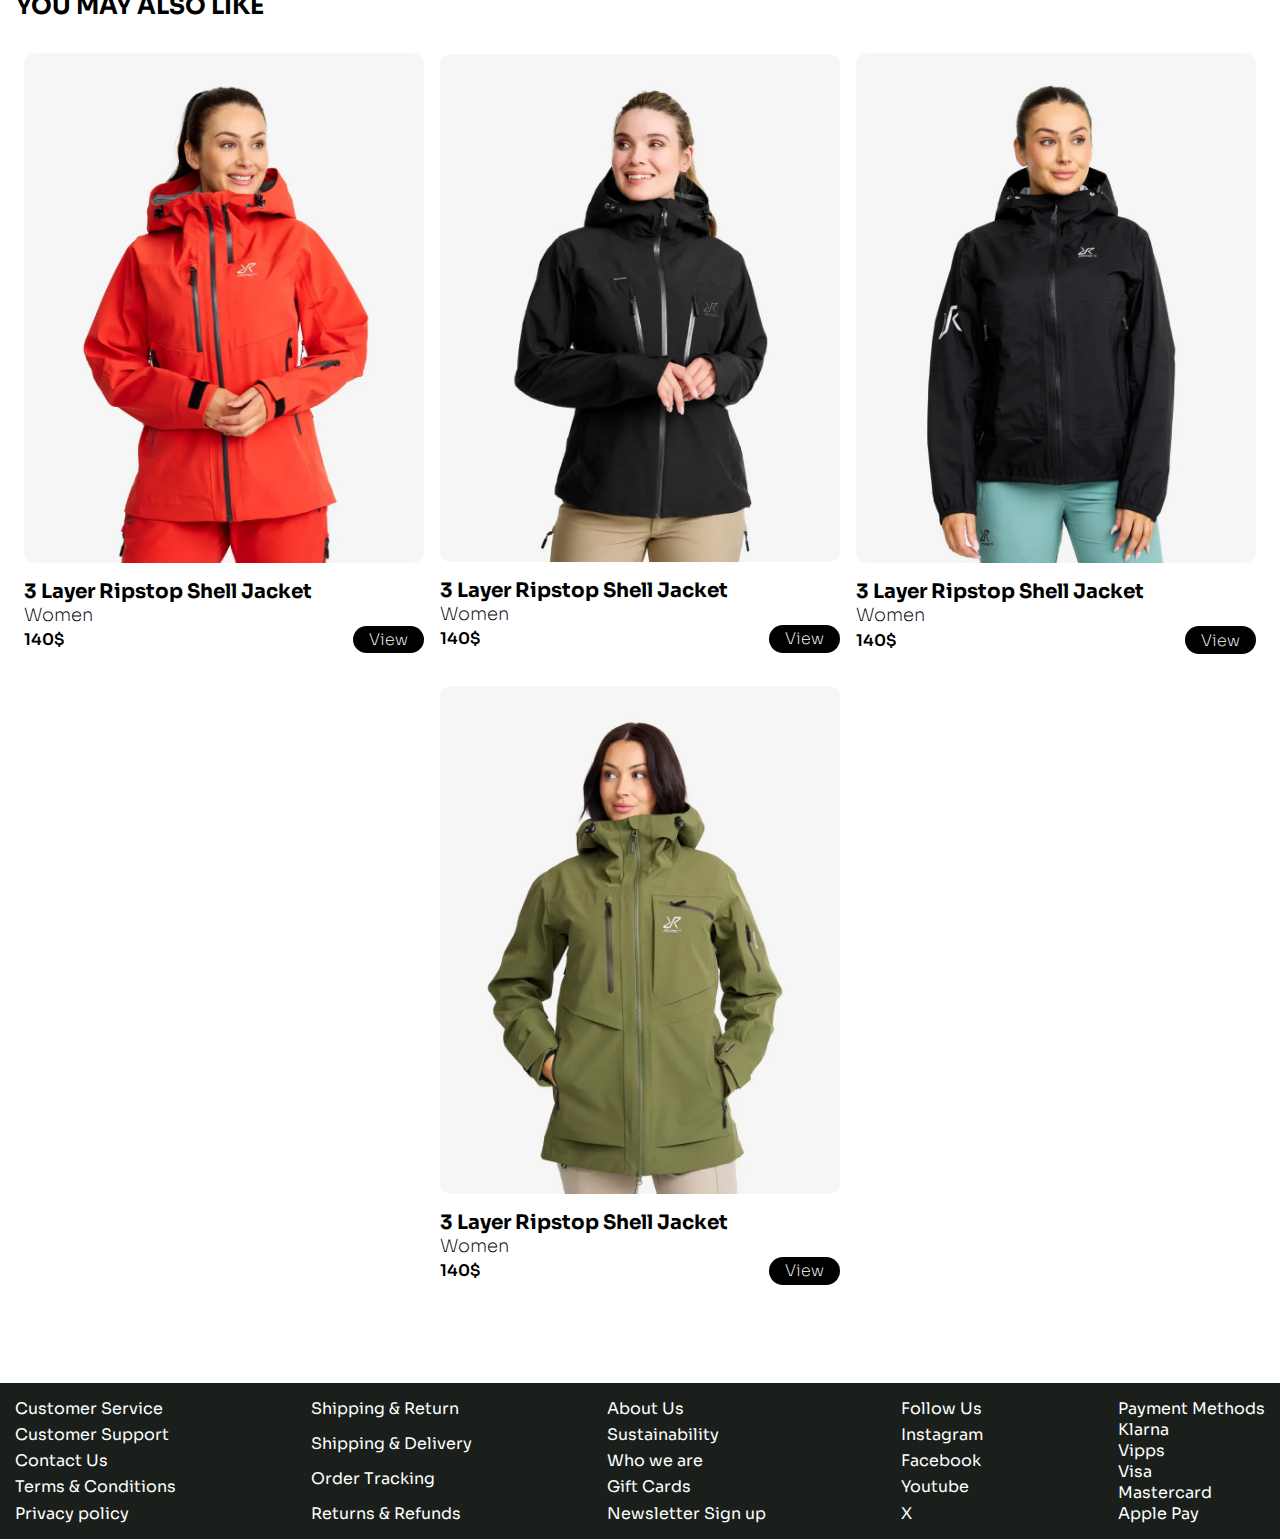
<file: jacket-specific.html>
<!DOCTYPE html>
<html lang="en">
  <head>
    <meta charset="UTF-8" />
    <meta name="viewport" content="width=device-width, initial-scale=1.0" />
    <meta
      name="description"
      content="Durable all-weather black The Vector 2L Jacket."
    />
    <title>Rainy Days | Jacket</title>
    <link rel="stylesheet" href="style.css" />
    <link
      href="https://fonts.googleapis.com/css?family=Sora:100,200,300,regular,500,600,700,800"
      rel="stylesheet"
    />
    <link
      rel="stylesheet"
      href="https://cdnjs.cloudflare.com/ajax/libs/font-awesome/6.6.0/css/all.css"
      integrity="sha512-8BU3emz11z9iF75b10oPjjpamM4Mz23yQFQymbtwyPN3mNWHxpgeqyrYnkIUP6A8KyAj5k2p3MiYLtYqew7gIw=="
      crossorigin="anonymous"
    />
  </head>

  <body>
    <header>
      <header>
        <input type="checkbox" id="check" />
        <div class="nav-links">
          <li role="home">
            <a href="index.html" class="nav-item" tabindex="2">Home</a>
          </li>
          <li role="jackets" id="jacket-links">
            <a href="jackets.html" class="nav-item nav-item-link" tabindex="3"
              >Jackets</a
            >
            <div class="jacket-categories-main">
              <div class="jacket-categories-sub">
                <ul>
                  <li><a href="jackets.html" tabindex=" 4">Men's</a></li>
                  <li><a href="jackets.html" tabindex=" 5">Women's</a></li>
                  <li><a href="jackets.html" tabindex=" 6">Kids</a></li>
                </ul>
              </div>
            </div>
          </li>
          <details class="jacket-links-mobile">
            <summary class="jacket-summary">Jackets</summary>
            <a href="/jackets.html" class="c-summary-btn"> Men's</a>
            <a href="/jackets.html" class="c-summary-btn"> Women's</a>
            <a href="/jackets.html" class="c-summary-btn"> Kids</a>
          </details>
          <li role=" aboutus">
            <a href="about.html" class="nav-item" tabindex="7">About</a>
          </li>
          <li role="contact">
            <a href="contact.html" class="nav-item" tabindex="8">Contact</a>
          </li>
          <label for="check" class="c-close-menu">
            <i class="fa-solid fa-x"></i>
          </label>
        </div>

        <nav class="desktop-nav">
          <div class="logo-div">
            <a tabindex="1" role="logo" href="index.html" class="logo"
              ><img src="img/RainyDays_Logo.jpg" alt="logo"
            /></a>
          </div>

          <div class="nav-icons">
            <i class="fa-solid fa-magnifying-glass"></i>
            <a href="/checkout.html" class="nav-login"
              ><i class="fa-solid fa-user"></i
            ></a>
            <i class="fa-solid fa-cart-shopping"></i>
          </div>

          <label for="check" class="c-open-menu">
            <i class="fa-solid fa-bars"></i>
          </label>
        </nav>
      </header>
    </header>

    <main>
      <section class="jacket-specific-container">
        <section class="jacket-specific">
          <div class="jacket-specific-image-container">
            <div class="jacket-specific-image">
              <img src="img/image 53.png" alt="Vector 2L Jacket" />
              <img src="img/image 54.png" alt="Vector 2L Jacket" />
              <img src="img/image 55.png" alt="Vector 2L Jacket" />
              <img src="img/image 56.png" alt="Vector 2L Jacket" />
              <img src="img/image 58.png" alt="Vector 2L Jacket" />
            </div>

            <div class="jacket-specific-image-large">
              <img
                src="img/jacket-specific-large-img.jpg"
                alt="Vector 2L Jacket"
              />
            </div>
          </div>

          <div class="jacket-specific-info">
            <div class="jacket-specific-info-brand">
              <p>RVRC</p>
              <h1>Vector 2L Jacket</h1>
              <h2>Woman</h2>
              <p>130$</p>
            </div>

            <div class="jacket-specific-color">
              <p>Color: Black</p>
              <img
                src="img/jacket-specific-large-img.jpg"
                alt="Vector 2L Jacket"
              />
            </div>

            <div class="jacket-specific-size">
              <div class="jacket-specific-size-info">
                <p>SIZE</p>
                <p>SIZE GUIDE</p>
              </div>

              <div class="jacket-specific-size-options">
                <div class="size-btn">XS</div>
                <div class="size-btn">S</div>
                <div class="size-btn">M</div>
                <div class="size-btn">L</div>
              </div>

              <div class="btn-add-to-cart">
                <a href="checkout.html" class="btn-add-to-cart">ADD TO CART</a>
              </div>

              <div class="jacket-specific-description">
                <div class="jacket-specific-description-heading">
                  <p>DESCRIPTION</p>
                </div>

                <div class="jacket-specific-description">
                  <p>
                    The Vector 2L Jacket is a versatile and durable rain jacket
                    designed for both men and women. It features a breathable,
                    waterproof fabric that keeps you dry in even the heaviest
                    rain. The jacket has a sleek design with a zippered chest
                    pocket and adjustable cuffs for a comfortable fit. It also
                    includes reflective details for added visibility in
                    low-light conditions.
                  </p>
                </div>
              </div>

              <div class="jacket-specific-details">
                <p>DETAILS</p>
              </div>

              <div class="jacket-specific-material">
                <p>MATERIAL</p>
              </div>

              <div class="jacket-specific-delivery">
                <p>DELIVERY AND RETURN</p>
              </div>
            </div>
          </div>
        </section>
      </section>

      <!---YOU MAY ALSO LIKE SECTION-->
      <section class="jacket-specific-related">
        <h2>YOU MAY ALSO LIKE</h2>
        <div class="jacket-specific-related-container">
          <div class="new-fall-collection-p"></div>
        </div>
      </section>

      <section class="new-fall-collection-items">
        <div class="item-container">
          <div class="img-container">
            <img
              src="img/image 32.jpg"
              alt="Womens black rain jacket"
              class="image"
            />
          </div>

          <div class="text-container">
            <div class="jacket-name">3 Layer Ripstop Shell Jacket</div>
            <div class="jacket-gender">Women</div>
            <div class="c-btn-container">
              <div class="jacket-price">140$</div>
              <a href="jacket-specific.html">View</a>
            </div>
          </div>
        </div>

        <div class="item-container">
          <div class="img-container">
            <img
              src="img/image 37.jpg"
              alt="Womens black rain jacket"
              class="image"
            />
          </div>

          <div class="text-container">
            <div class="jacket-name">3 Layer Ripstop Shell Jacket</div>
            <div class="jacket-gender">Women</div>
            <div class="c-btn-container">
              <div class="jacket-price">140$</div>
              <a href="jacket-specific.html">View</a>
            </div>
          </div>
        </div>

        <div class="item-container">
          <div class="img-container">
            <img
              src="img//image 33.jpg"
              alt="Womens black rain jacket"
              class="image"
            />
          </div>

          <div class="text-container">
            <div class="jacket-name">3 Layer Ripstop Shell Jacket</div>
            <div class="jacket-gender">Women</div>
            <div class="c-btn-container">
              <div class="jacket-price">140$</div>
              <a href="jacket-specific.html">View</a>
            </div>
          </div>
        </div>

        <div class="item-container">
          <div class="img-container">
            <img
              src="img/image 29.jpg"
              alt="Womens black rain jacket"
              class="image"
            />
          </div>

          <div class="text-container">
            <div class="jacket-name">3 Layer Ripstop Shell Jacket</div>
            <div class="jacket-gender">Women</div>
            <div class="c-btn-container">
              <div class="jacket-price">140$</div>
              <a href="jacket-specific.html">View</a>
            </div>
          </div>
        </div>
      </section>
    </main>
    <footer>
      <div class="footer-customer-service">
        <div>Customer Service</div>
        <a href="contact.html">Customer Support</a>
        <a href="contact.html">Contact Us</a>
        <a href="contact.html">Terms & Conditions</a>
        <a href="contact.html">Privacy policy</a>
      </div>
      <div class="footer-shipping">
        <div>Shipping & Return</div>
        <a href="contact.html">Shipping & Delivery</a>
        <a href="contact.html">Order Tracking</a>
        <a href="contact.html">Returns & Refunds</a>
      </div>
      <div class="footer-about">
        <div>About Us</div>
        <a href="contact.html">Sustainability</a>
        <a href="contact.html">Who we are</a>
        <a href="contact.html">Gift Cards</a>
        <a href="contact.html">Newsletter Sign up</a>
      </div>
      <div class="footer-follow">
        <div>Follow Us</div>
        <a href="#">Instagram</a>
        <a href="#">Facebook</a>
        <a href="#">Youtube</a>
        <a href="#">X</a>
      </div>
      <div class="footer-payment">
        <div>Payment Methods</div>
        <a href="#">Klarna</a>
        <a href="#">Vipps</a>
        <a href="#">Visa</a>
        <a href="#">Mastercard</a>
        <a href="#">Apple Pay</a>
      </div>
    </footer>
  </body>
</html>
</file>
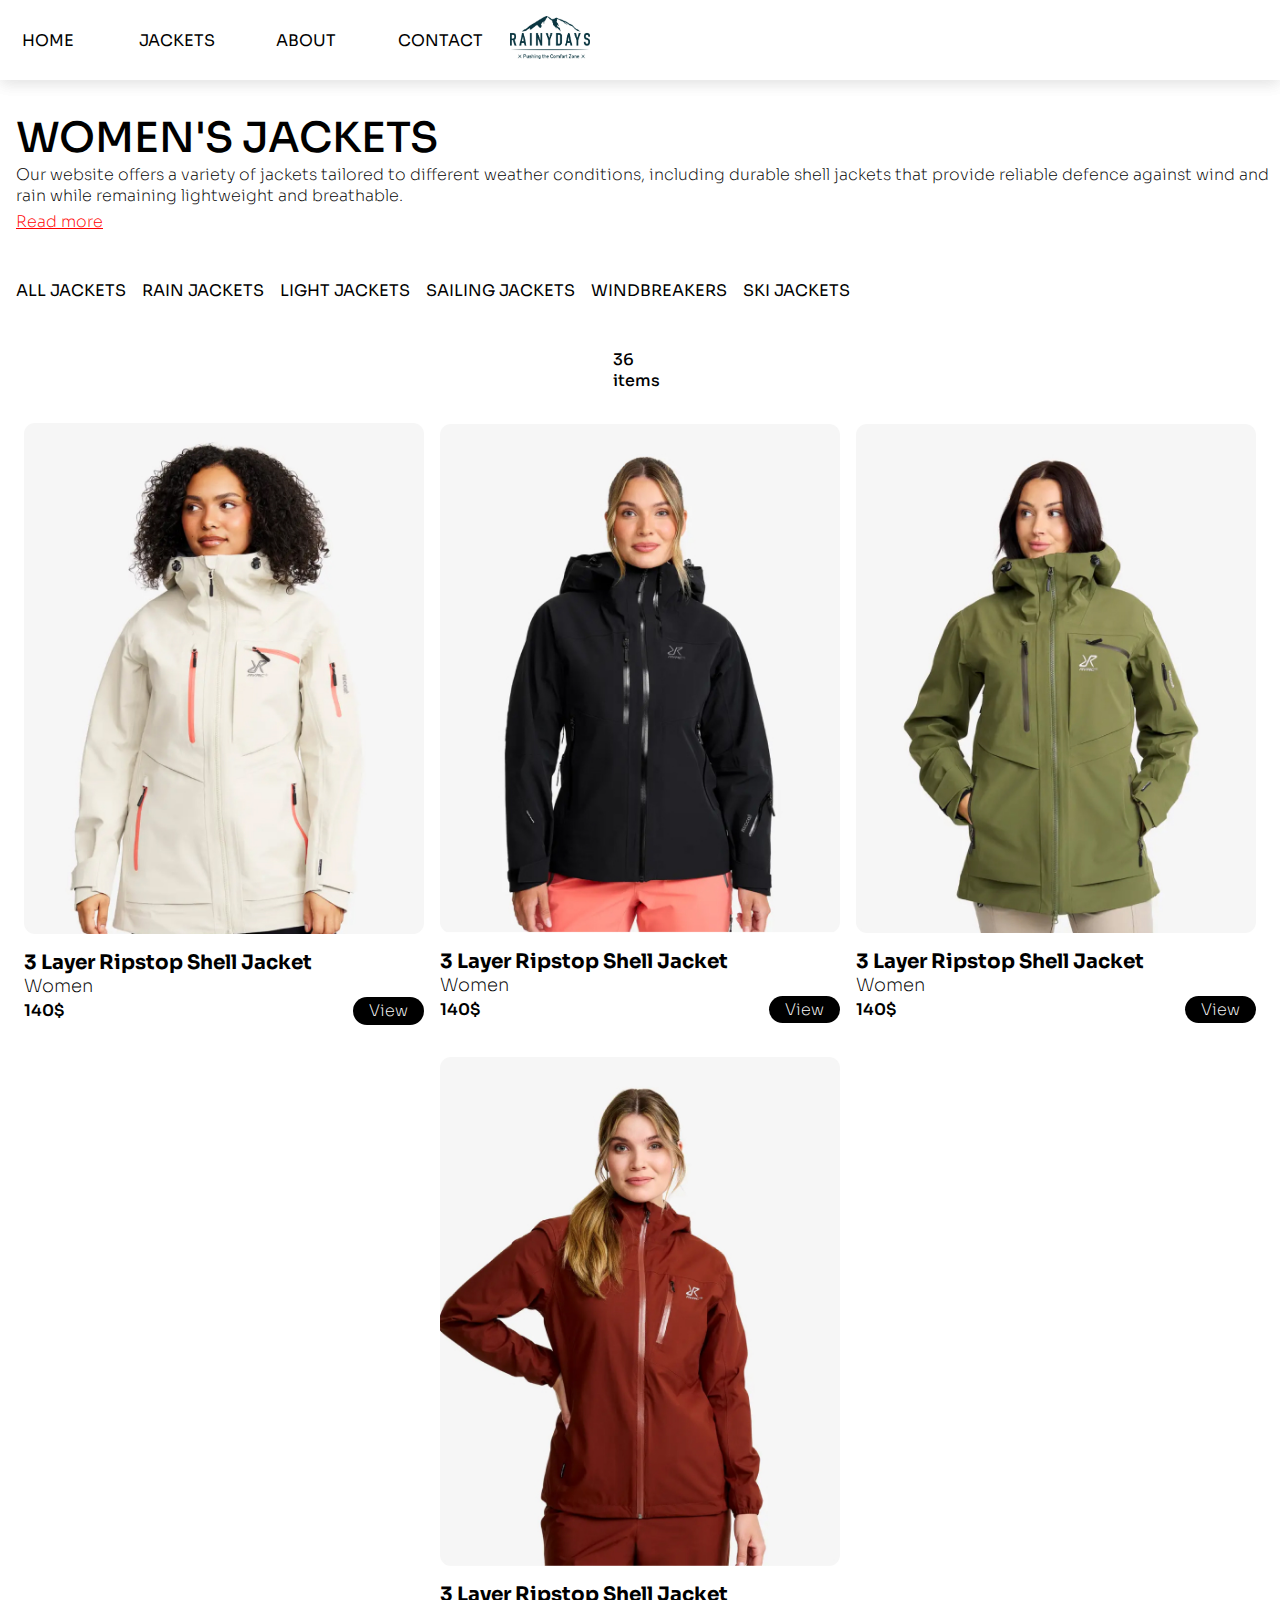
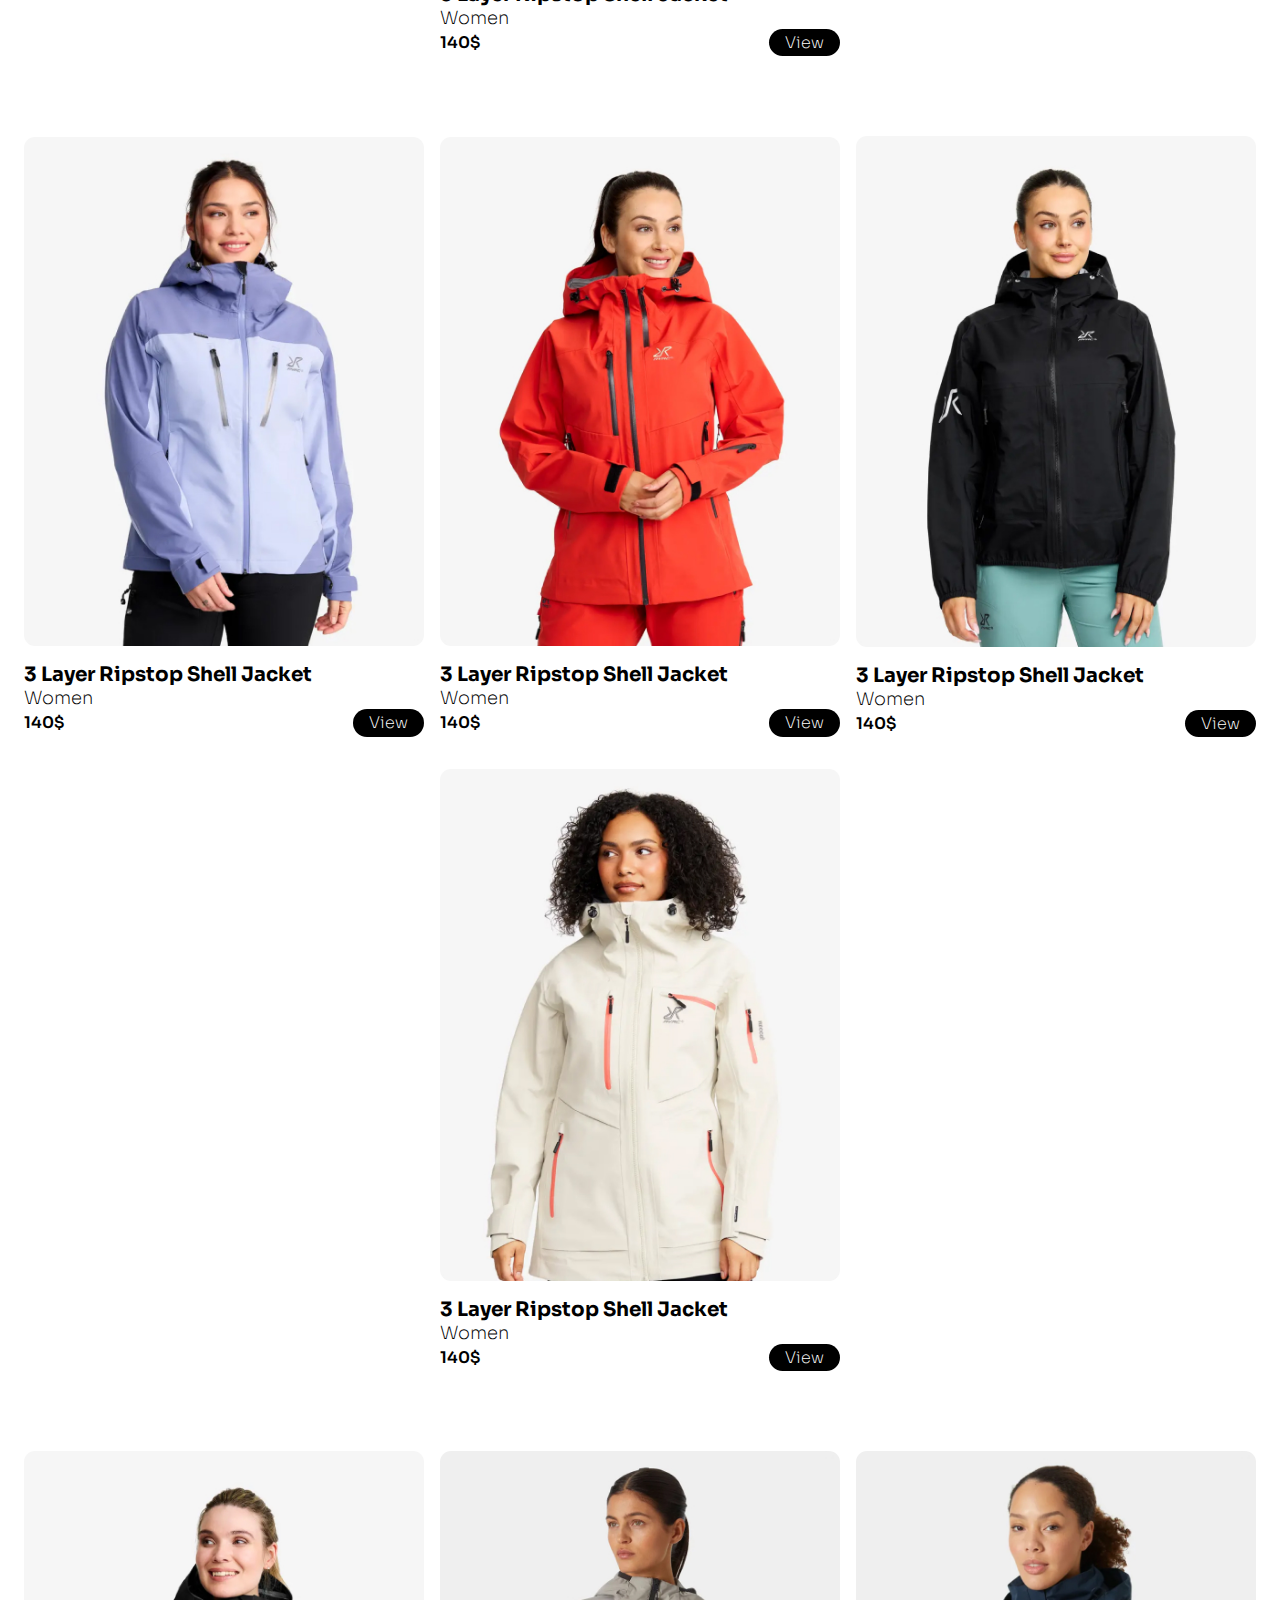
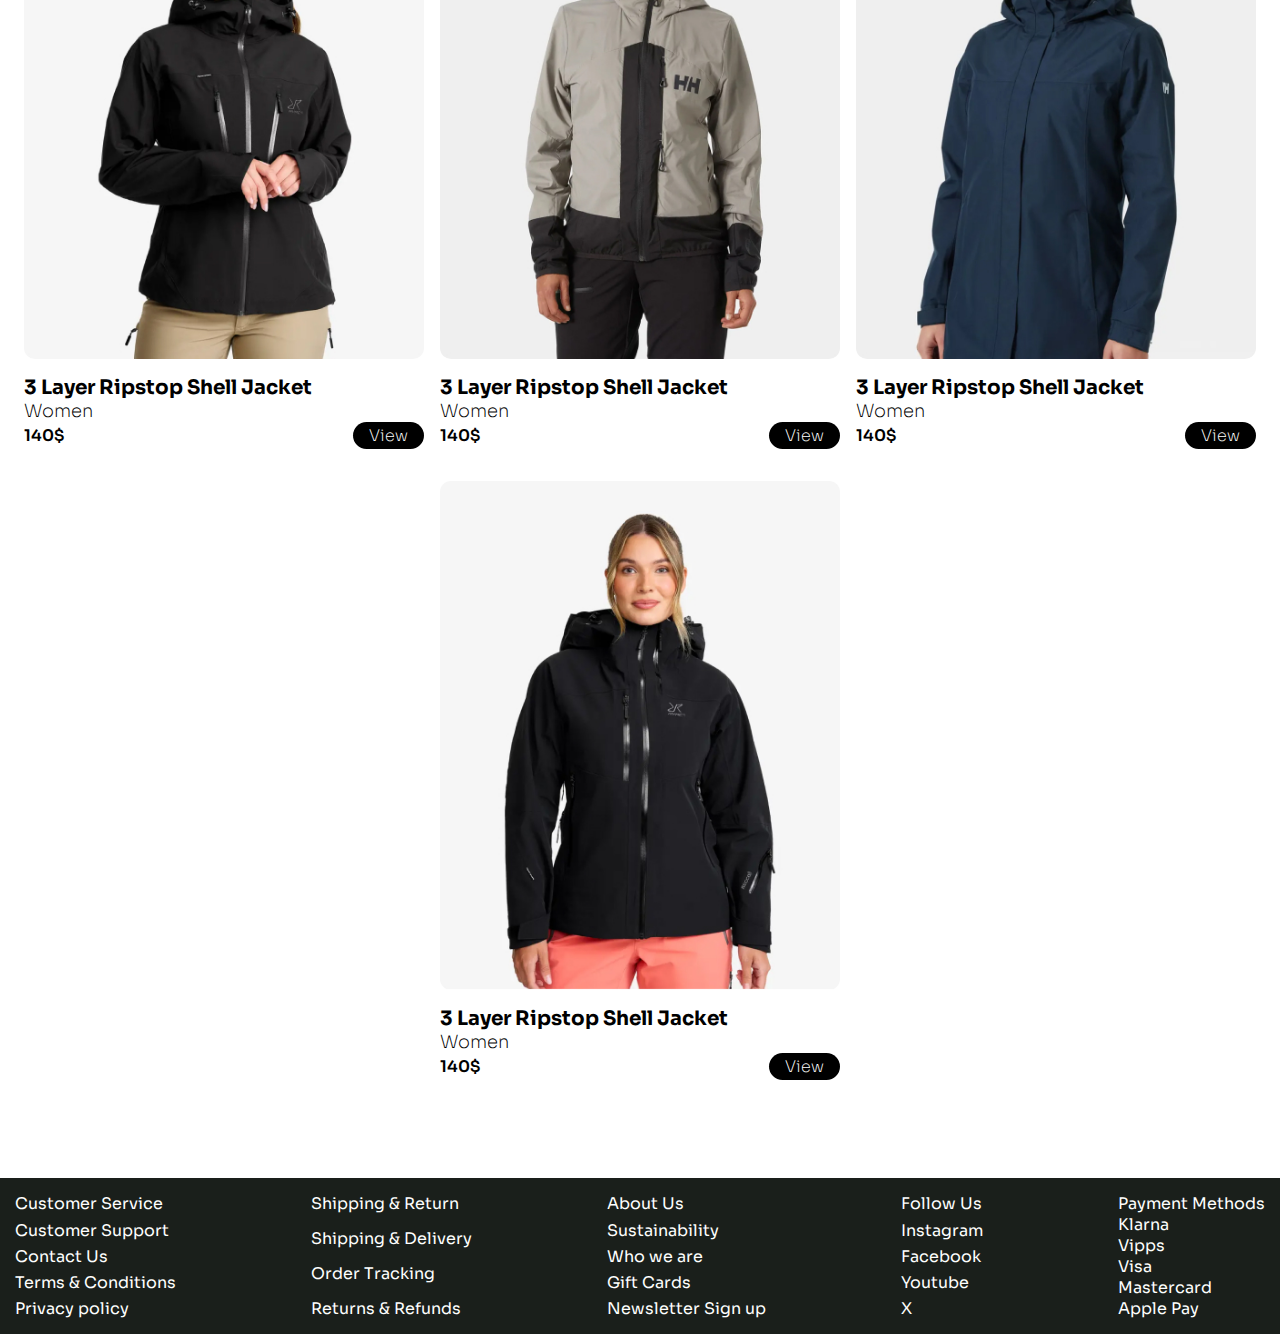
<file: jackets.html>
<!DOCTYPE html>
<html lang="en">
  <head>
    <meta charset="UTF-8" />
    <meta name="viewport" content="width=device-width, initial-scale=1.0" />
    <meta
      name="description"
      content="Durable all-weather jackets 
ensuring comfort on any adventure, 
pushing the comfort zone."
    />
    <title>Rainy Days | Jackets</title>
    <link rel="stylesheet" href="style.css" />
    <link
      href="https://fonts.googleapis.com/css?family=Sora:100,200,300,regular,500,600,700,800"
      rel="stylesheet"
    />
    <link
      rel="stylesheet"
      href="https://cdnjs.cloudflare.com/ajax/libs/font-awesome/6.6.0/css/all.css"
      integrity="sha512-8BU3emz11z9iF75b10oPjjpamM4Mz23yQFQymbtwyPN3mNWHxpgeqyrYnkIUP6A8KyAj5k2p3MiYLtYqew7gIw=="
      crossorigin="anonymous"
    />
  </head>
</html>

<body>
  <header>
    <header>
      <input type="checkbox" id="check" />
      <div class="nav-links">
        <li role="home">
          <a href="index.html" class="nav-item" tabindex="2">Home</a>
        </li>
        <li role="jackets" id="jacket-links">
          <a href="jackets.html" class="nav-item nav-item-link" tabindex="3"
            >Jackets</a
          >
          <div class="jacket-categories-main">
            <div class="jacket-categories-sub">
              <ul>
                <li><a href="jackets.html" tabindex=" 4">Men's</a></li>
                <li><a href="jackets.html" tabindex=" 5">Women's</a></li>
                <li><a href="jackets.html" tabindex=" 6">Kids</a></li>
              </ul>
            </div>
          </div>
        </li>
        <details class="jacket-links-mobile">
          <summary class="jacket-summary">Jackets</summary>
          <a href="/jackets.html" class="c-summary-btn"> Men's</a>
          <a href="/jackets.html" class="c-summary-btn"> Women's</a>
          <a href="/jackets.html" class="c-summary-btn"> Kids</a>
        </details>
        <li role=" aboutus">
          <a href="about.html" class="nav-item" tabindex="7">About</a>
        </li>
        <li role="contact">
          <a href="contact.html" class="nav-item" tabindex="8">Contact</a>
        </li>
        <label for="check" class="c-close-menu">
          <i class="fa-solid fa-x"></i>
        </label>
      </div>

      <nav class="desktop-nav">
        <div class="logo-div">
          <a tabindex="1" role="logo" href="index.html" class="logo"
            ><img src="img/RainyDays_Logo.jpg" alt="logo"
          /></a>
        </div>

        <div class="nav-icons">
          <i class="fa-solid fa-magnifying-glass"></i>
          <a href="checkout.html" class="nav-login"
            ><i class="fa-solid fa-user"></i
          ></a>
          <i class="fa-solid fa-cart-shopping"></i>
        </div>

        <label for="check" class="c-open-menu">
          <i class="fa-solid fa-bars"></i>
        </label>
      </nav>
    </header>
  </header>
  <main>
    <section class="jackets-header-container">
      <div class="womens-jackets">Women's Jackets</div>
      <div class="womens-jackets-paragraph">
        Our website offers a variety of jackets tailored to different weather
        conditions, including durable shell jackets that provide reliable
        defence against wind and rain while remaining lightweight and
        breathable.
      </div>

      <div class="read-more">
        <a href="about.html">Read more</a>
      </div>
    </section>

    <section class="jackets-header-container">
      <div class="jacket-types">
        <a href="jackets.html">All jackets</a>
        <a href="jackets.html">Rain Jackets</a>
        <a href="jackets.html">Light Jackets</a>
        <a href="jackets.html">Sailing Jackets</a>
        <a href="jackets.html">Windbreakers</a>
        <a href="jackets.html">Ski Jackets</a>
      </div>
    </section>

    <section class="sort-items-filter">
      <div>
        <div>Sort By</div>
      </div>

      <div>
        <div>36 items</div>
      </div>

      <div>
        <div>Filter</div>
      </div>
    </section>

    <section class="new-fall-collection-items">
      <div class="item-container">
        <div class="img-container">
          <img
            src="img/image 34.jpg"
            alt="Womens white rain jacket"
            class="image"
          />
        </div>

        <div class="text-container">
          <div class="jacket-name">3 Layer Ripstop Shell Jacket</div>
          <div class="jacket-gender">Women</div>
          <div class="c-btn-container">
            <div class="jacket-price">140$</div>
            <a href="jacket-specific.html">View</a>
          </div>
        </div>
      </div>

      <div class="item-container">
        <div class="img-container">
          <img
            src="img/image 28.jpg"
            alt="Womens black rain jacket"
            class="image"
          />
        </div>

        <div class="text-container">
          <div class="jacket-name">3 Layer Ripstop Shell Jacket</div>
          <div class="jacket-gender">Women</div>
          <div class="c-btn-container">
            <div class="jacket-price">140$</div>
            <a href="jacket-specific.html">View</a>
          </div>
        </div>
      </div>

      <div class="item-container">
        <div class="img-container">
          <img
            src="img/image 29.jpg"
            alt="Womens green rain jacket"
            class="image"
          />
        </div>

        <div class="text-container">
          <div class="jacket-name">3 Layer Ripstop Shell Jacket</div>
          <div class="jacket-gender">Women</div>
          <div class="c-btn-container">
            <div class="jacket-price">140$</div>
            <a href="jacket-specific.html">View</a>
          </div>
        </div>
      </div>

      <div class="item-container">
        <div class="img-container">
          <img
            src="img/image 30.jpg"
            alt="Womens burgundy rain jacket"
            class="image"
          />
        </div>

        <div class="text-container">
          <div class="jacket-name">3 Layer Ripstop Shell Jacket</div>
          <div class="jacket-gender">Women</div>
          <div class="c-btn-container">
            <div class="jacket-price">140$</div>
            <a href="jacket-specific.html">View</a>
          </div>
        </div>
      </div>
    </section>

    <section class="new-fall-collection-items">
      <div class="item-container">
        <div class="img-container">
          <img
            src="img/image 31.jpg"
            alt="Womens light purple rain jacket"
            class="image"
          />
        </div>

        <div class="text-container">
          <div class="jacket-name">3 Layer Ripstop Shell Jacket</div>
          <div class="jacket-gender">Women</div>
          <div class="c-btn-container">
            <div class="jacket-price">140$</div>
            <a href="jacket-specific.html">View</a>
          </div>
        </div>
      </div>

      <div class="item-container">
        <div class="img-container">
          <img
            src="img/image 32.jpg"
            alt="Womens orange rain jacket"
            class="image"
          />
        </div>

        <div class="text-container">
          <div class="jacket-name">3 Layer Ripstop Shell Jacket</div>
          <div class="jacket-gender">Women</div>
          <div class="c-btn-container">
            <div class="jacket-price">140$</div>
            <a href="jacket-specific.html">View</a>
          </div>
        </div>
      </div>

      <div class="item-container">
        <div class="img-container">
          <img
            src="img/image 33.jpg"
            alt="Womens black rain jacket"
            class="image"
          />
        </div>

        <div class="text-container">
          <div class="jacket-name">3 Layer Ripstop Shell Jacket</div>
          <div class="jacket-gender">Women</div>
          <div class="c-btn-container">
            <div class="jacket-price">140$</div>
            <a href="jacket-specific.html">View</a>
          </div>
        </div>
      </div>

      <div class="item-container">
        <div class="img-container">
          <img
            src="img/image 34.jpg"
            alt="Womens white rain jacket"
            class="image"
          />
        </div>

        <div class="text-container">
          <div class="jacket-name">3 Layer Ripstop Shell Jacket</div>
          <div class="jacket-gender">Women</div>
          <div class="c-btn-container">
            <div class="jacket-price">140$</div>
            <a href="jacket-specific.html">View</a>
          </div>
        </div>
      </div>
    </section>

    <section class="new-fall-collection-items">
      <div class="item-container">
        <div class="img-container">
          <img
            src="img/image 37.jpg"
            alt="Womens black rain jacket"
            class="image"
          />
        </div>

        <div class="text-container">
          <div class="jacket-name">3 Layer Ripstop Shell Jacket</div>
          <div class="jacket-gender">Women</div>
          <div class="c-btn-container">
            <div class="jacket-price">140$</div>
            <a href="jacket-specific.html">View</a>
          </div>
        </div>
      </div>

      <div class="item-container">
        <div class="img-container">
          <img
            src="img/image-1.jpg"
            alt="Womens beige rain jacket"
            class="image"
          />
        </div>

        <div class="text-container">
          <div class="jacket-name">3 Layer Ripstop Shell Jacket</div>
          <div class="jacket-gender">Women</div>
          <div class="c-btn-container">
            <div class="jacket-price">140$</div>
            <a href="jacket-specific.html">View</a>
          </div>
        </div>
      </div>

      <div class="item-container">
        <div class="img-container">
          <img
            src="img/image.jpg"
            alt="Womens navy blue rain jacket"
            class="image"
          />
        </div>

        <div class="text-container">
          <div class="jacket-name">3 Layer Ripstop Shell Jacket</div>
          <div class="jacket-gender">Women</div>
          <div class="c-btn-container">
            <div class="jacket-price">140$</div>
            <a href="jacket-specific.html">View</a>
          </div>
        </div>
      </div>

      <div class="item-container">
        <div class="img-container">
          <img
            src="img/image 28.jpg"
            alt="Womens black rain jacket"
            class="image"
          />
        </div>

        <div class="text-container">
          <div class="jacket-name">3 Layer Ripstop Shell Jacket</div>
          <div class="jacket-gender">Women</div>
          <div class="c-btn-container">
            <div class="jacket-price">140$</div>
            <a href="jacket-specific.html">View</a>
          </div>
        </div>
      </div>
    </section>
  </main>

  <footer>
    <div class="footer-customer-service">
      <div>Customer Service</div>
      <a href="contact.html">Customer Support</a>
      <a href="contact.html">Contact Us</a>
      <a href="contact.html">Terms & Conditions</a>
      <a href="contact.html">Privacy policy</a>
    </div>

    <div class="footer-shipping">
      <div>Shipping & Return</div>
      <a href="contact.html">Shipping & Delivery</a>
      <a href="contact.html">Order Tracking</a>
      <a href="contact.html">Returns & Refunds</a>
    </div>

    <div class="footer-about">
      <div>About Us</div>
      <a href="contact.html">Sustainability</a>
      <a href="contact.html">Who we are</a>
      <a href="contact.html">Gift Cards</a>
      <a href="contact.html">Newsletter Sign up</a>
    </div>

    <div class="footer-follow">
      <div>Follow Us</div>
      <a href="#">Instagram</a>
      <a href="#">Facebook</a>
      <a href="#">Youtube</a>
      <a href="#">X</a>
    </div>

    <div class="footer-payment">
      <div>Payment Methods</div>
      <a href="#">Klarna</a>
      <a href="#">Vipps</a>
      <a href="#">Visa</a>
      <a href="#">Mastercard</a>
      <a href="#">Apple Pay</a>
    </div>
  </footer>
</body>
</file>
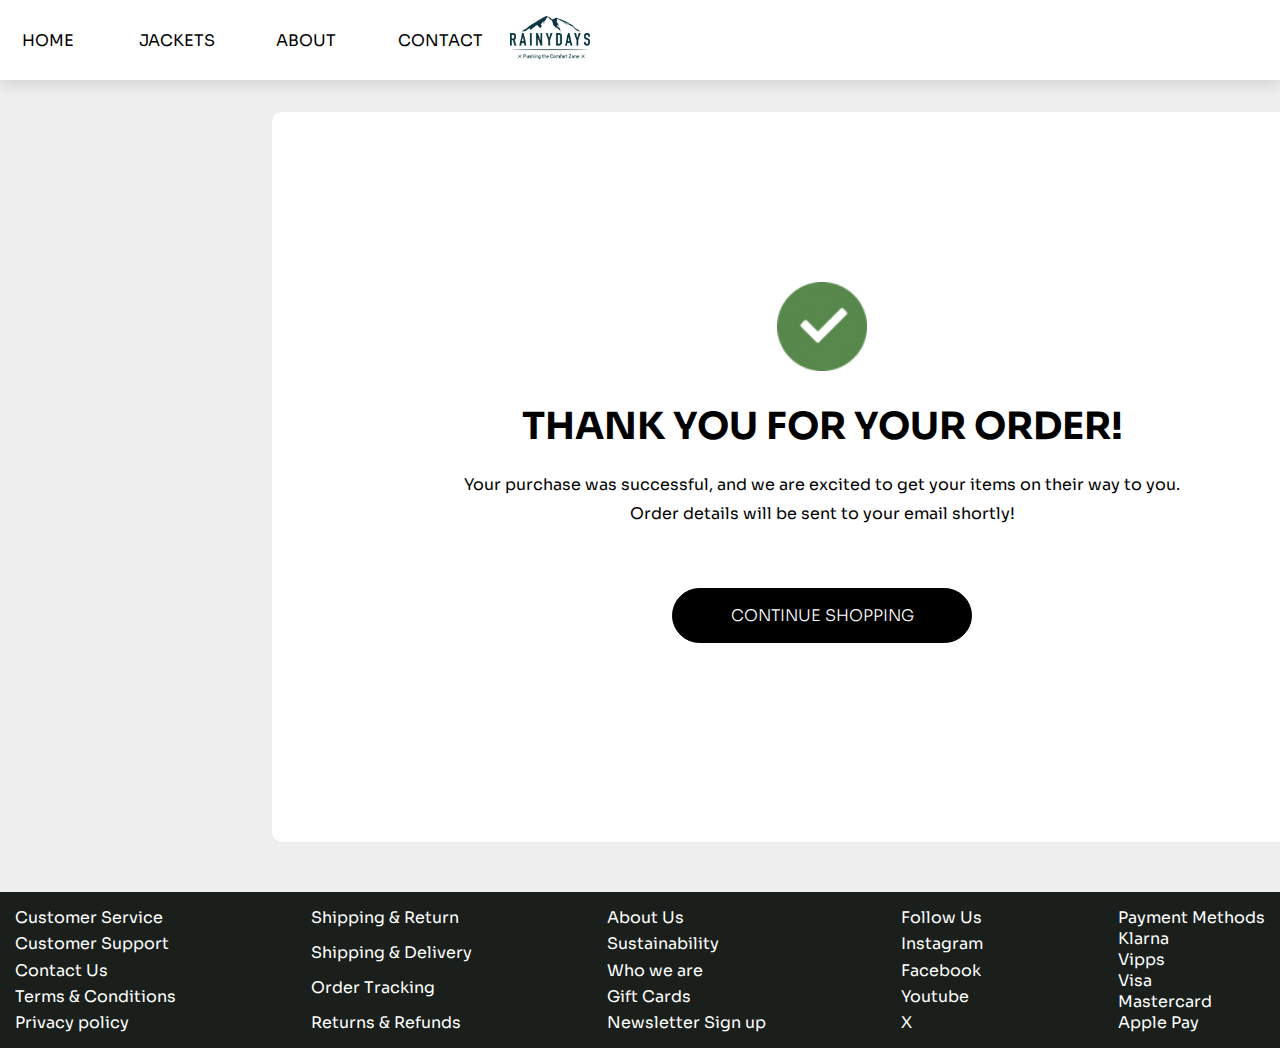
<file: success.html>
<!DOCTYPE html>
<html lang="en">
  <head>
    <meta charset="UTF-8" />
    <meta name="viewport" content="width=device-width, initial-scale=1.0" />
    <meta name="description" content="Order Successful." />
    <title>Rainy Days | Success</title>
    <link rel="stylesheet" href="style.css" />
    <link
      href="https://fonts.googleapis.com/css?family=Sora:100,200,300,regular,500,600,700,800"
      rel="stylesheet"
    />
    <link
      rel="stylesheet"
      href="https://cdnjs.cloudflare.com/ajax/libs/font-awesome/6.6.0/css/all.css"
      integrity="sha512-8BU3emz11z9iF75b10oPjjpamM4Mz23yQFQymbtwyPN3mNWHxpgeqyrYnkIUP6A8KyAj5k2p3MiYLtYqew7gIw=="
      crossorigin="anonymous"
    />
  </head>
</html>

<body class="body-color">
  <header>
    <header>
      <input type="checkbox" id="check" />
      <div class="nav-links">
        <li role="home">
          <a href="jackets.html" class="nav-item" tabindex="2">Home</a>
        </li>
        <li role="jackets" id="jacket-links">
          <a href="jackets.html" class="nav-item nav-item-link" tabindex="3"
            >Jackets</a
          >
          <div class="jacket-categories-main">
            <div class="jacket-categories-sub">
              <ul>
                <li><a href="jackets.html" tabindex=" 4">Men's</a></li>
                <li><a href="jackets.html" tabindex=" 5">Women's</a></li>
                <li><a href="jackets.html" tabindex=" 6">Kids</a></li>
              </ul>
            </div>
          </div>
        </li>
        <details class="jacket-links-mobile">
          <summary class="jacket-summary">Jackets</summary>
          <a href="/jackets.html" class="c-summary-btn"> Men's</a>
          <a href="/jackets.html" class="c-summary-btn"> Women's</a>
          <a href="/jackets.html" class="c-summary-btn"> Kids</a>
        </details>
        <li role=" aboutus">
          <a href="about.html" class="nav-item" tabindex="7">About</a>
        </li>
        <li role="contact">
          <a href="contact.html" class="nav-item" tabindex="8">Contact</a>
        </li>
        <label for="check" class="c-close-menu">
          <i class="fa-solid fa-x"></i>
        </label>
      </div>

      <nav class="desktop-nav">
        <div class="logo-div">
          <a tabindex="1" role="logo" href="index.html" class="logo"
            ><img src="img/RainyDays_Logo.jpg" alt="logo"
          /></a>
        </div>

        <div class="nav-icons">
          <i class="fa-solid fa-magnifying-glass"></i>
          <a href="/checkout.html" class="nav-login"
            ><i class="fa-solid fa-user"></i
          ></a>
          <i class="fa-solid fa-cart-shopping"></i>
        </div>

        <label for="check" class="c-open-menu">
          <i class="fa-solid fa-bars"></i>
        </label>
      </nav>
    </header>
  </header>

  <main>
    <section class="contact-box-1-container">
      <section class="contact-box">
        <div>
          <img
            src="img/Checkout success icon.jpg"
            alt="checkout success"
            class="success-img"
          />
        </div>

        <div class="success-header">
          <h3>THANK YOU FOR YOUR ORDER!</h3>
        </div>

        <div>
          <p class="success-text">
            Your purchase was successful, and we are excited to get your items
            on their way to you.
          </p>
          <p class="success-text">
            Order details will be sent to your email shortly!
          </p>
        </div>

        <div class="continue-shopping-btn-container">
          <a href="index.html" class="continue-shopping-btn"
            >Continue Shopping</a
          >
        </div>
      </section>
    </section>
  </main>

  <footer>
    <div class="footer-customer-service">
      <div>Customer Service</div>
      <a href="contact.html">Customer Support</a>
      <a href="contact.html">Contact Us</a>
      <a href="contact.html">Terms & Conditions</a>
      <a href="contact.html">Privacy policy</a>
    </div>
    <div class="footer-shipping">
      <div>Shipping & Return</div>
      <a href="contact.html">Shipping & Delivery</a>
      <a href="contact.html">Order Tracking</a>
      <a href="contact.html">Returns & Refunds</a>
    </div>
    <div class="footer-about">
      <div>About Us</div>
      <a href="contact.html">Sustainability</a>
      <a href="contact.html">Who we are</a>
      <a href="contact.html">Gift Cards</a>
      <a href="contact.html">Newsletter Sign up</a>
    </div>
    <div class="footer-follow">
      <div>Follow Us</div>
      <a href="#">Instagram</a>
      <a href="#">Facebook</a>
      <a href="#">Youtube</a>
      <a href="#">X</a>
    </div>
    <div class="footer-payment">
      <div>Payment Methods</div>
      <a href="#">Klarna</a>
      <a href="#">Vipps</a>
      <a href="#">Visa</a>
      <a href="#">Mastercard</a>
      <a href="#">Apple Pay</a>
    </div>
  </footer>
</body>
</file>
<file: style.css>
/*HOME PAGE HEADER IMAGE*/
main {
  padding-top: 5rem;
}

* {
  margin: 0%;
  padding: 0%;
  box-sizing: border-box;
}

html {
  scroll-behavior: smooth;
}

img {
  width: 100%;
}

.common-div {
  display: flex;
  flex-direction: column;
  padding: 4.5rem 6rem;
  justify-content: center;
}

body {
  min-height: 100dvh;
}

/*HEADER*/
header {
  height: 5rem;
  width: 100%;
  background-color: white;
  box-shadow: 0rem 0.25rem 0.938rem #00000010;
  position: fixed;
  z-index: 50;
  display: flex;
  align-items: center;
}

.desktop-nav {
  display: flex;
  justify-content: space-between;
  align-items: center;
  text-align: center;
  width: 100%;
  margin: 0%;
  padding-right: 1rem;
}

.logo-div {
  width: 6rem;
  height: 3.0125rem;
  padding-left: 1rem;
}

.logo-div img {
  width: 100%;
  justify-content: center;
  align-items: center;
  text-align: center;
}

.nav-links {
  display: flex;
  list-style: none;
  gap: 2rem;
  background-color: #fff;
  z-index: 80;
}

.nav-links a {
  display: flex;
  text-decoration: none;
  list-style-type: none;
  font-size: 1rem;
  font-family: "Sora";
  font-weight: 400;
  color: #000;
  padding: 1.8rem 0.7rem;
  text-transform: uppercase;
  transition: all 0.2s ease-in-out;
  justify-content: center;
  width: 100%;
}

@media (width>850px) {
  .nav-links li {
    display: flex;
    align-items: center;
    /* justify-content: center; */
    height: 5rem;
    min-width: 6rem;
    /* padding: 0rem 0.5rem; */
    transition: all 0.2s ease-in-out;
  }

  .nav-links li:hover {
    background-color: var(--background-color-addbtn-hover);
  }
}

.nav-links li a::after {
  content: "";
  position: absolute;
  bottom: 0%;
  left: 0%;
  width: 0%;
  height: 1px;
  transition: all 0.2s ease-in-out;
}

.nav-links li a:hover:after {
  width: 100%;
}

.c-open-menu,
.c-close-menu {
  position: absolute;
  color: #000000;
  cursor: pointer;
  font-size: 1.5rem;
  display: none;
}

.c-open-menu {
  top: 35%;
  right: 1.25rem;
  transform: translateY(-50);
}

.c-close-menu {
  top: 2rem;
  right: 1.25rem;
}

.nav-icons i {
  padding-left: 1.25rem;
  font-size: 1.1rem;
  cursor: pointer;
}

#check {
  display: none;
}

.jacket-categories-main {
  position: absolute;
  top: 5rem;
  overflow: hidden;
  background-color: #fff;
  min-width: 13rem;
  max-height: 14rem;
  opacity: 0;
  visibility: hidden;
}

.jacket-categories-sub ul {
  display: flex;
  flex-direction: column;
}

.jacket-categories-sub ul li a {
  display: block;
  width: 100%;
}

.nav-links li:hover .jacket-categories-main {
  visibility: visible;
  transition: max-height 0.2s ease-in;
  opacity: 1;
}

.nav-login {
  color: #000000;
}

.jacket-links-mobile {
  display: none;
}

@media (width <850px) {
  .nav-links a {
    font-size: 1rem;
    font-family: "Poppins";
    font-weight: 500;
    color: #fff;
  }

  .jacket-links-mobile .c-summary-btn {
    display: flex;
    align-items: center;
    height: 3.6rem;
    transition: all 0.5s ease-in-out;

    &:hover {
      background-color: rgb(255, 255, 255);
      color: #000000;
      border-bottom: 0.7rem solid rgb(50, 50, 50);
      margin: auto;
    }
  }

  .nav-links {
    display: flex;
    flex-direction: column;
    align-items: center;
    justify-content: center;
    width: 100%;
    height: 100%;
    padding-bottom: 5rem;
    position: fixed;
    top: 0%;
    right: -100%;
    z-index: 100;
    background-color: #ffffff;
    transition: all 0.5s ease-in-out;
  }

  .nav-links li {
    transition: all 0.5s ease-in-out;
    display: flex;
    justify-content: center;
    width: 100%;
  }

  .nav-links li :hover {
    background-color: lightgray;
    display: flex;
    width: 100%;
  }

  .nav-links li .nav-item {
    padding: 1rem;
    color: rgb(0, 0, 0);
    width: 100%;
    transition: all 0.5s ease-in-out;
  }

  .nav-links li .nav-item:hover {
    color: #000000;
    border-bottom: 0.7rem solid rgb(45, 45, 45);
    margin: auto;
  }

  .c-open-menu,
  .c-close-menu {
    display: flex;
  }

  .c-close-menu i {
    color: white;
  }

  #check:checked ~ .nav-links {
    right: 0%;
  }

  .jacket-categories-main {
    position: absolute;
    top: 15rem;
    overflow: hidden;
    background-color: #fff;
    min-width: 13rem;
    max-height: 7rem;
    opacity: 0;
    visibility: hidden;
  }

  .jacket-categories-sub ul {
    display: flex;
    flex-direction: column;
  }

  .jacket-categories-sub ul li a {
    display: block;
    width: 100%;
    padding: 0.3rem 0.7rem;
  }

  .nav-links li:hover .jacket-categories-main {
    visibility: visible;
    transition: max-height 0.2s ease-in;
    opacity: 1;
  }

  .jacket-links-mobile {
    display: flex;
    flex-direction: row;
    align-items: center;
  }

  #jacket-links {
    display: none;
    background-color: rgb(26, 26, 26);
  }

  .jacket-links-mobile {
    display: flex;
    flex-direction: row;
    align-items: center;
    transition: all 0.5s ease-in-out;
    width: 100%;
  }

  .jacket-summary {
    display: flex;
    text-decoration: none;
    list-style-type: none;
    font-size: 1rem;
    font-family: "Poppins";
    font-weight: 500;
    color: #000000;
    text-transform: uppercase;
    transition: all 0.2s ease-in-out;
    justify-content: center;
    width: 100%;
    cursor: pointer;
    padding: 1rem;
  }

  .jacket-summary::-webkit-details-marker {
    display: none;
  }

  .jacket-links-mobile .jacket-summary:hover {
    background-color: lightgray;
    color: #000000;
    width: 100%;
    border-bottom: 0.7rem solid rgb(38, 38, 38);
    margin: auto;
  }
}

.nav-icons {
  display: flex;
}

@media (width<600px) {
  .desktop-nav {
    padding: 2rem 4rem 2rem 1.3rem;
  }
}
/*home-page*/
.home-img {
  background-image: url(/img/home-page-header.jpg);
  background-size: cover;
  width: 100%;
  background-repeat: no-repeat;
  position: relative;
  display: flex;
  justify-content: center;
  border-bottom-left-radius: 6px;
  border-bottom-right-radius: 6px;
  display: flex;
  flex-direction: column;
  justify-content: start;
}

.title-text {
  width: 100%;
  padding: 30rem 0 2rem 3rem;
  color: white;
  font-family: "Sora";
  font-size: 2rem;

  @media (width>400px) {
    font-size: 3rem;
  }

  @media (width>820px) {
    width: 50rem;
  }
}

.shop-now-btn {
  padding-bottom: 3rem;
  padding-left: 3rem;
}
.cta {
  background-color: white;
  color: black;
  font-size: 1em;
  max-height: 46px;
  border-radius: 1rem;
  padding: 9px 20px;
  text-transform: uppercase;
  text-decoration: none;
}

/*HOME PAGE SECTION 2*/
.new-fall-collection-text {
  display: flex;
  flex-direction: column;
  justify-content: center;
  align-items: center;
  font-family: "Sora";
  padding-top: 1rem;
}

.new-fall-collection-p {
  display: flex;
  flex-direction: column;
  justify-content: center;
  align-items: center;
  font-family: "Sora";
  font-weight: 400;
  padding-left: 15rem;
  padding-right: 15rem;
}

.new-fall-collection-items {
  display: flex;
  justify-content: center;
  flex-direction: row;
  align-items: center;
  width: 100%;
  padding: 2rem 0rem;
  flex-wrap: wrap;
  gap: 1rem;
}

.item-container {
  display: flex;
  flex-direction: column;
  max-width: 400px;
  height: auto;
  padding-bottom: 1rem;
}

.img-container {
  display: flex;
  width: 100%;
}

.img-container {
  display: flex;
  max-height: 900px;
  width: auto;
}

.image {
  width: 100%;
  border-radius: 0.7rem;
}

.text-container {
  display: flex;
  flex-direction: column;
  padding-top: 1rem;
}

.jacket-name {
  display: flex;
  justify-content: start;
  align-items: center;
  font-size: 20px;
  font-weight: bold;
  text-transform: capitalize;
  font-family: "Sora";
}

.jacket-gender {
  display: flex;
  justify-content: start;
  align-items: center;
  font-size: 18px;
  font-family: "Sora";
  font-weight: 200;
}

.jacket-price {
  display: flex;
  justify-content: start;
  align-items: center;
  font-size: 16px;
  font-family: "Sora";
  font-weight: 600;
}

.c-btn-container {
  display: flex;
  flex-direction: row;
  justify-content: space-between;
  align-items: center;
  text-align: center;
}
.c-btn-container a {
  text-decoration: none;
  color: white;
  padding: 0.2rem 1rem;
  border-radius: 1rem;
  background-color: black;
  font-family: "Sora";
  font-weight: 200;
}

.equipment-essentials-items {
  display: flex;
  justify-content: center;
  flex-direction: row;
  align-items: center;
  width: 100%;
  padding: 2rem 0rem;
  flex-wrap: wrap;
  gap: 1rem;
}

/*JACKETS PAGE*/
.jackets-header-container {
  display: flex;

  width: 100%;
  flex-direction: column;
  justify-content: flex-start;
  padding-left: 1rem;
  padding-top: 2rem;
}

.womens-jackets {
  display: flex;
  font-weight: 500;
  font-size: 2.6rem;
  font-family: "Sora";
  text-transform: uppercase;
}

.womens-jackets-paragraph {
  display: flex;
  width: 100%;
  font-size: medium;
  font-weight: 200;
  font-family: "Sora";
  padding-bottom: 0.3rem;
}

.read-more {
  display: flex;
  flex-direction: column;
  font-family: "Sora";
  font-size: medium;
  font-weight: 200;
  padding-bottom: 1rem;
}

.read-more a {
  color: red;
}

.jacket-types {
  display: flex;
  flex-direction: row;
  flex-wrap: wrap;
  color: black;
  text-decoration: none;
  text-transform: uppercase;
  font-family: "Sora";
  color: black;
  gap: 1rem;
}

.jacket-types a {
  color: black;
  text-decoration: none;
}

.sort-items-filter {
  display: flex;
  flex-direction: row;
  font-family: "Sora";
  justify-content: center;
  font-weight: 500;
  gap: 40rem;
  padding-top: 3rem;
  width: 100%;
}

/*JACKET SPESIFIC PAGE ---- FIKS PÅ DENNE!!!!!!!!!*/

.jacket-specific-containter {
  justify-content: center;
}

.jacket-specific {
  display: flex;
  flex-direction: column;

  @media (min-width: 1400px) {
    flex-direction: row;
  }
}

.jacket-specific-image-container {
  display: flex;
  flex-direction: row;
  justify-content: center;
  padding-left: 5rem;
  column-gap: 1rem;
}

.jacket-specific-image {
  display: none;
  max-height: 800px;

  @media (min-width: 1400px) {
    display: flex;
    flex-direction: column;
  }
}

.jacket-specific-image img {
  max-width: 150px;
  border-radius: 10px;
}

.jacket-specific-image-large img {
  max-width: 300px;
  justify-self: center;

  @media (min-width: 680px) {
    max-width: 500px;
  }

  @media (min-width: 1400px) {
    width: 200rem;
  }
}

.jacket-specific-info {
  padding-left: 3rem;
}

.jacket-specific-info-brand,
.jacket-specific-info-color {
  display: flex;
  flex-direction: column;
  font-family: "Sora";
  font-weight: 400;
}

.jacket-specific-color {
  font-family: "Sora";
  font-weight: 450;
  padding-top: 4rem;
}

.jacket-specific-color img {
  max-width: 150px;
}

.jacket-specific-size-info {
  display: flex;
  flex-direction: row;
  gap: 20%;
  padding-top: 2rem;
  font-family: "Sora";
  font-weight: 500;
}

.jacket-specific-size-options {
  display: flex;
  flex-direction: row;
  padding-top: 1rem;
  padding-bottom: 1rem;
  gap: 1rem;
}

.size-btn {
  border: 1px solid black;
  border-radius: 20px;
  padding: 5px;
  width: 8rem;
  text-align: center;
  font-family: "Sora";
}

.btn-add-to-cart {
  border: 1px solid black;
  background-color: black;
  color: white;
  border-radius: 20px;
  padding: 5px;
  max-width: 35rem;
  text-align: center;
  font-family: "Sora";
  text-decoration: none;
}

.jacket-specific-related {
  display: flex;
  flex-direction: column;
  font-family: "Sora";
  padding-left: 1rem;

  @media (width>1400px) {
    padding-left: 37.5rem;
    padding-top: 10rem;
  }
}

.jacket-specific-description-heading {
  padding-top: 1rem;
  font-family: "Sora";
  font-weight: 600;
  text-decoration: underline;
}

.jacket-specific-description {
  font-family: "Sora";
  font-weight: 300;
  padding-top: 0.5rem;
}

.jacket-specific-related-container {
  display: flex;
  flex-direction: column;
  gap: 1px;

  @media (min-width: 680px) {
    display: grid;
    grid-template-columns: 1fr 1fr;
    gap: 30px;
  }

  @media (min-width: 1400px) {
    display: flex;
    flex-direction: row;
    gap: 30px;
  }
}

.jacket-specific-details {
  padding-top: 1rem;
  font-family: "Sora";
  font-weight: 600;
  text-decoration: underline;
}

.jacket-specific-material {
  padding-top: 1rem;
  font-family: "Sora";
  font-weight: 600;
  text-decoration: underline;
}

.jacket-specific-delivery {
  padding-top: 1rem;
  font-family: "Sora";
  font-weight: 600;
  text-decoration: underline;
}

/*CHECKOUT PAGE - BOX 1*/
.body-color {
  background-color: #eeeeee;
}
.checkout-box-1-container {
  display: flex;
  flex-wrap: wrap;
  justify-content: center;
  align-items: center;
  flex-direction: column;
  padding-top: 3rem;
  width: 100%;
}

.checkout-main-heading h1 {
  display: flex;
  font-family: "Sora";
  text-transform: uppercase;
  font-size: xx-large;
}

.checkout-headings h2 {
  display: flex;
  justify-content: flex-start;
  font-family: "Sora";
  font-size: x-large;
  padding-top: 1rem;
}

.box-1 {
  flex-wrap: wrap;
  border: none;
  background-color: #ffffff;
  width: 1100px;
  height: 445px;
  padding: 10px;
  margin: 10px;
  border-radius: 10px;
  justify-content: center;

  @media (width<500px) {
    width: 300px;
  }

  @media (width<420px) {
    width: 300px;
  }

  @media (width<600px) {
    width: 500px;
  }

  @media (width<515px) {
    width: 400px;
  }
}

.box-1-section-1 {
  display: flex;
  flex-direction: column;
}

.small-img-checkout {
  display: flex;
  width: fit-content;
}

.jacket-specific-brand-check {
  display: flex;
  flex-direction: column;
  font-family: "Sora";
  font-weight: 400;
  font-size: smaller;
  padding-left: 30rem;
}

.jacket-specific-info-brand-check {
  padding-left: 2rem;
  flex-direction: column;
  font-family: "Sora";
  font-weight: 400;
  font-size: smaller;
}

.jacket-color-checkout {
  display: flex;
  padding-top: 1rem;
}

.checkout-box-1-section-2 {
  display: flex;
  padding-left: 1rem;
}

.checkout-box-1-lines {
  border-top: 1.5px solid rgb(0, 0, 0);
  width: 100%;
  padding-top: 0.8rem;
  padding-bottom: 0.8rem;
  justify-content: space-between;
  font-family: "Sora";
  font-weight: 600;
  font-size: medium;
}
.checkout-box-1-price-small {
  display: flex;
  font-family: "Sora";
  font-size: 1.2rem;
  font-weight: 700;
}

.checkout-box-1-subtotal {
  display: flex;
  font-size: medium;
  justify-content: space-between;
  padding-bottom: 0.8rem;
}

.checkout-box-1-price-small {
  display: flex;
  font-size: medium;
}

.checkout-box-1-order-total-text {
  display: flex;
  font-size: x-large;
  padding-top: 0.6rem;
  justify-content: space-between;
}

/*CHECKOUT PAGE - BOX 2*/
.checkout-box-2-container {
  display: flex;
  flex-wrap: wrap;
  justify-content: center;
  align-items: center;
  flex-direction: column;
  padding-top: 3rem;
  width: 100%;
  @media (width<500px) {
    width: 300px;
  }

  @media (width<600px) {
    width: 400px;
  }
}

.box-2 {
  flex-wrap: wrap;
  border: none;
  background-color: #ffffff;
  width: 100%;
  height: 690px;
  padding: 10px;
  margin: 10px;
  border-radius: 10px;
  justify-content: center;

  @media (width<500px) {
    width: 300px;
  }

  @media (width<420px) {
    width: 300px;
  }

  @media (width<600px) {
    width: 500px;
  }

  @media (width<515px) {
    width: 400px;
  }
}

.box-headings h3 {
  display: flex;
  font-family: "Sora";
  width: 100%;
  padding-left: 1rem;
  padding-top: 0.5rem;
  padding-bottom: 1rem;
}

/*CHECKOUT - BOX 2*/

input {
  width: 100%;
  padding-left: 1rem;
  padding-right: 1rem;
  margin-top: 1rem;
  font-size: medium;
  padding: 16px 16px;
  border-radius: 10px;
  border-color: black;
  margin-bottom: 20px;
}

textarea {
  font-size: medium;
  width: 100%;
  margin-left: 1rem;
  font-size: medium;
  padding: 16px 16px;
  border-radius: 10px;
}

/*CHECKOUT - BOX 3*/

.shipping-methods-box {
  display: flex;
  flex-wrap: wrap;
  min-height: 6rem;
  background-color: hsl(0, 0%, 89%);
  border-radius: 10px;
}

.shipping-methods-box h4 {
  color: #000000;
  border: 2px black;
  font-family: "Sora";
  font-size: medium;
  font-weight: 600;
  flex-direction: row;
  justify-content: flex-start;
  align-content: center;
  padding-left: 6rem;
  padding-top: 1rem;
}

.checkout-box-3-container {
  display: flex;
  flex-wrap: wrap;
  justify-content: center;
  align-items: center;
  flex-direction: column;
  padding-top: 1rem;
  width: 100%;
}

.checkout-box-4-container {
  display: flex;
  justify-content: center;
  align-items: unset;
  padding-top: 4rem;
}

.btn-order-now {
  justify-content: center;
  font-family: "Sora";
  font-size: large;
  font-weight: 300;
  border: 1px solid black;
  background-color: #000;
  color: #fff;
  border-radius: 30px;
  align-content: center;
  padding: 1rem;
  text-align: center;
  width: 400px;
  text-decoration: none;
}

.payment-method-container {
  justify-content: center;
  font-family: "Sora";
  border: 2px solid rgb(164, 164, 164);
  background-color: none;
  color: #fff;
  border-radius: 10px;
  align-content: center;
  padding: 1rem;
  text-align: center;
  width: 100%;
  height: 90px;
  margin-bottom: 20px;
}

.payment-method-info {
  font-family: "Sora";
  font-weight: 600;
  font-size: medium;
  border: 2px grey;
  background-color: white;
  border: 10px;
  color: black;
  justify-content: flex-start;
  text-align: left;
  padding-left: 2rem;
}

.checkout-total {
  display: flex;
  font-size: x-large;
  font-family: "Sora";
  font-weight: 600;
}

.checkout-price {
  display: flex;
  font-size: xx-large;
  font-family: "Sora";
  font-weight: 600;
  padding-bottom: 1rem;
}

.box-3 {
  flex-wrap: wrap;
  border: none;
  background-color: #ffffff;
  width: 100%;
  height: 690px;
  padding: 10px;
  margin: 10px;
  border-radius: 10px;
  justify-content: center;

  @media (width<500px) {
    width: 300px;
  }

  @media (width<420px) {
    width: 300px;
  }

  @media (width<600px) {
    width: 500px;
  }

  @media (width<515px) {
    width: 400px;
    justify-content: center;
  }
}

.checkout-box-4-container {
  display: flex;
  flex-wrap: wrap;
  justify-content: center;
  align-items: center;
  flex-direction: column;
  padding-top: 1rem;
  width: 100%;
}

.success-img {
  display: flex;
  justify-content: center;
  align-items: center;
  height: 8rem;
}

/*CONTACT & ABOUT PAGE*/
.body-color {
  background-color: #eeeeee;
}
.contact-box-1-container {
  display: flex;
  flex-wrap: wrap;
  width: 100%;
  flex-direction: column;
  padding-top: 2rem;
  padding-left: 17rem;
}

.contact-box {
  border: none;
  background-color: #ffffff;
  justify-content: center;
  align-items: center;
  width: 1100px;
  height: 730px;
  padding: 10px;
  border-radius: 10px;

  @media (width<500px) {
    width: 300px;
  }

  @media (width<420px) {
    width: 300px;
    height: 1200px;
  }

  @media (width<600px) {
    width: 500px;
  }

  @media (width<515px) {
    width: 400px;
  }
}

.contact-about-box-headings h3 {
  display: flex;
  justify-content: center;
  font-family: "Sora";
  font-size: x-large;
  text-transform: uppercase;
  padding-top: 2rem;
  padding-bottom: 2rem;
}

.contact-about-sub-head h4 {
  display: flex;
  justify-content: center;
  align-items: center;
  flex-direction: column;
  font-family: "Sora";
  font-size: medium;
}

.contact-about-text {
  display: flex;
  justify-content: center;
  font-family: "Sora";
  padding-top: 0.5rem;
  font-weight: 300;
  padding: 1rem;
}

.contact-sub-head {
  display: flex;
  flex-direction: column;
  font-family: "Sora";
  font-size: large;
  padding-top: 3rem;
}

.contact-info {
  display: flex;
  flex-direction: column;
  font-family: "Sora";
  font-size: medium;
  padding-top: 1rem;
}

/*CHECKOUT SUCCESS PAGE*/

.success-img {
  display: flex;
  margin-left: auto;
  margin-right: auto;
  width: 90px;
  height: auto;
  padding-top: 10rem;
}

.success-header {
  display: flex;
  justify-content: center;
  font-family: "Sora";
  text-transform: uppercase;
  font-size: xx-large;
  padding-top: 2rem;
  padding-bottom: 1rem;
}

.success-text {
  display: flex;
  justify-content: center;
  font-family: "Sora";
  padding-top: 0.5rem;
}

.continue-shopping-btn-container {
  display: flex;
  justify-content: center;
  align-items: unset;
  padding-top: 4rem;
}

.continue-shopping-btn {
  display: flex;
  justify-content: center;
  font-family: "Sora";
  border: 1px solid black;
  background-color: #000;
  color: #fff;
  border-radius: 30px;
  align-content: center;
  padding: 1rem;
  font-weight: 300;
  width: 300px;
  text-decoration: none;
  text-transform: uppercase;
}

/*FOOTER*/
footer {
  display: flex;
  flex-direction: column;
  flex-wrap: wrap;
  justify-content: flex-start;
  gap: 1rem;
  background-color: #fff;
  padding: 15px;
  margin-top: 50px;
  background-color: #1a1f1b;
  color: #fff;

  @media (width>400px) {
    flex-direction: row;
  }

  @media (width>900px) {
    justify-content: space-between;
  }
}

footer a {
  color: #fff;
  text-decoration: none;
  font-family: "Sora";
}

.footer-customer-service,
.footer-shipping,
.footer-about,
.footer-follow,
.footer-payment {
  display: flex;
  flex-direction: column;
  width: 100%;
  font-family: "Sora";

  @media (width>600px) {
    width: 47%;
  }

  @media (width>900px) {
    width: fit-content;
    justify-content: space-between;
  }
}
</file>
